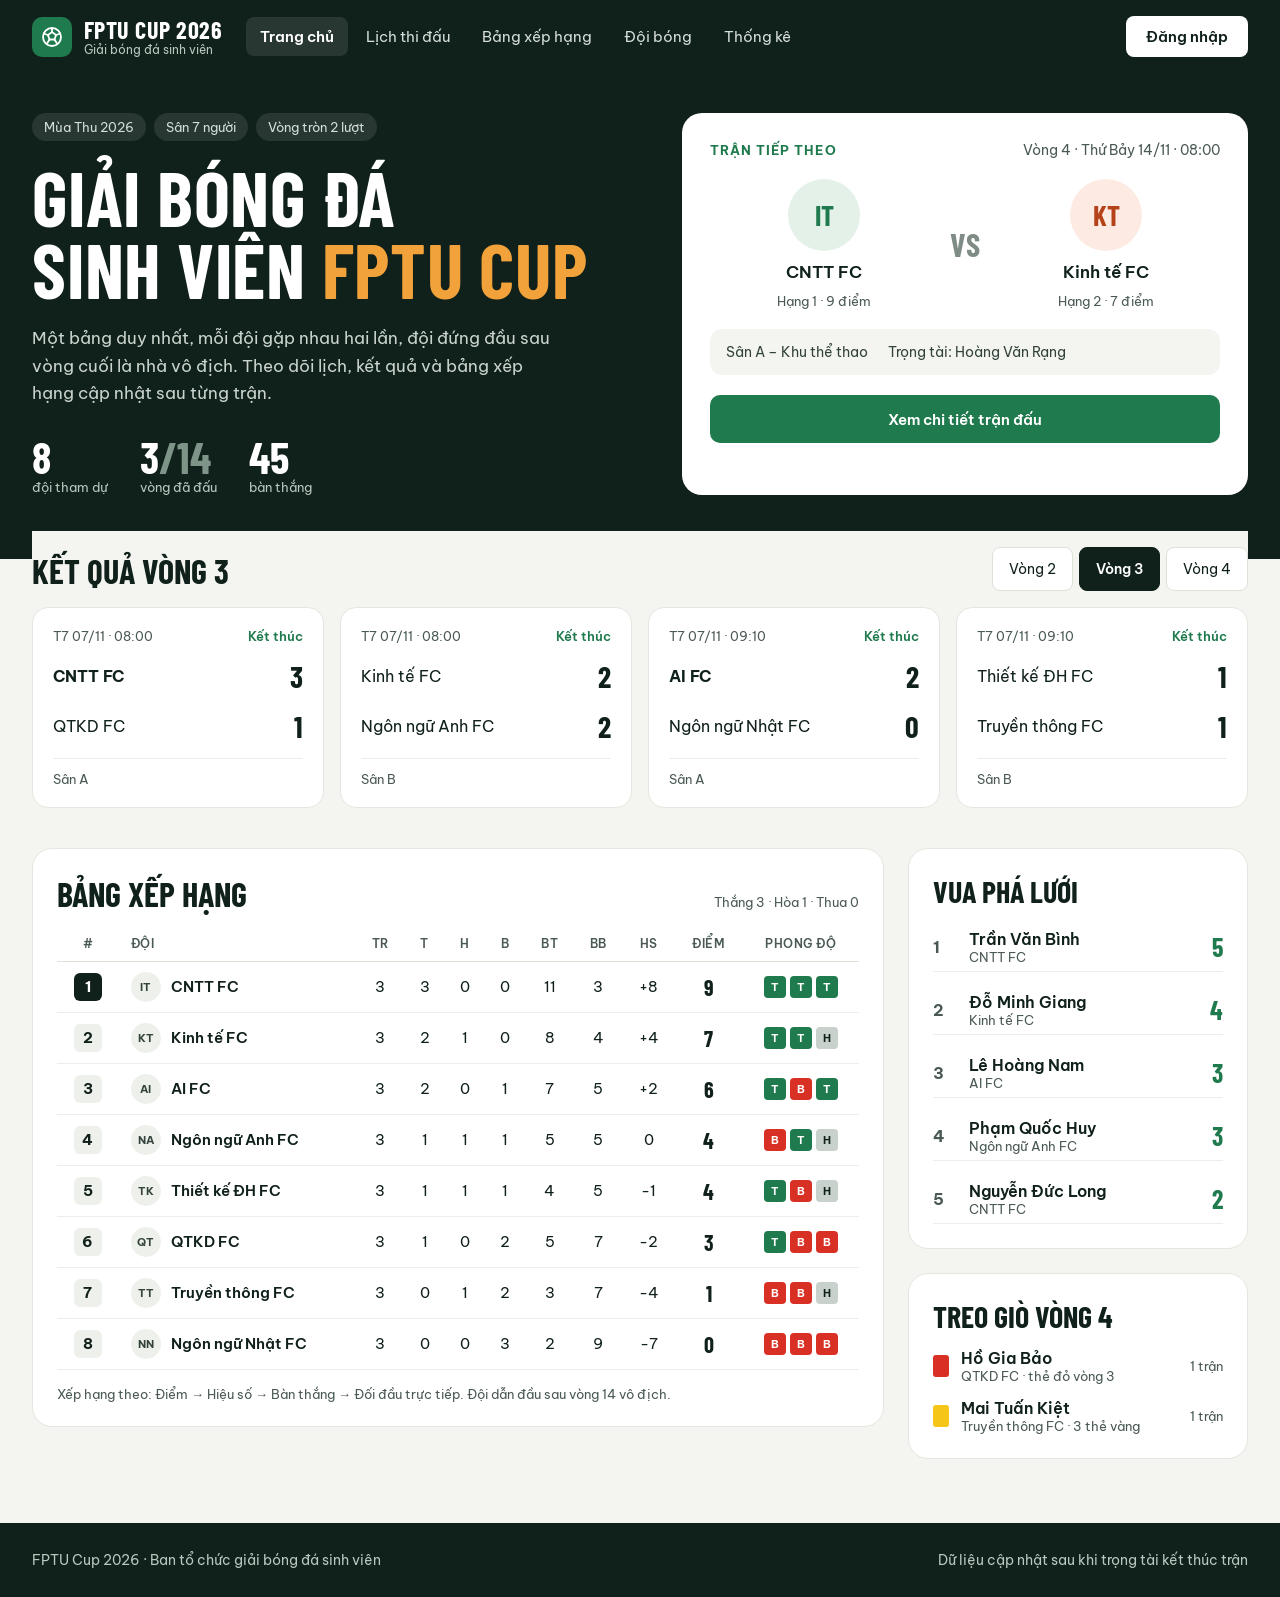
<file: fptu_cup_kit/design/index.html>
<!doctype html>
<html lang="vi">
<head>
<meta charset="utf-8">
<meta name="viewport" content="width=device-width, initial-scale=1">
<title>Trang chủ – FPTU Cup 2026</title>
<link rel="preconnect" href="https://fonts.googleapis.com">
<link href="https://fonts.googleapis.com/css2?family=Barlow+Condensed:wght@600;700&amp;family=Be+Vietnam+Pro:wght@400;500;600;700&amp;display=swap" rel="stylesheet">
<style>
body{margin:0;background:#F4F5F0;}
a{color:#1F7A4D;text-decoration:none}a:hover{color:#145637;text-decoration:underline}
.tbl td,.tbl th{padding:10px 12px;text-align:center;white-space:nowrap}
.tbl th{font-size:12px;font-weight:600;color:#4A5A52;text-transform:uppercase;letter-spacing:.04em;border-bottom:1px solid #DDE2D9}
.tbl td{border-bottom:1px solid #ECEFE8;font-size:15px}
</style>
</head>
<body>
<div style="min-height: 100vh; background: #F4F5F0; color: #10201A; font-family: 'Be Vietnam Pro', sans-serif;">

<header style="background: #10201A; color: #FFFFFF;">
<div style="max-width: 1240px; margin: 0 auto; padding: 16px 32px; display: flex; flex-wrap: wrap; align-items: center; gap: 24px;">
<a href="index.html" style="display: flex; align-items: center; gap: 12px; color: #FFFFFF; text-decoration: none;">
<span style="width: 40px; height: 40px; border-radius: 10px; background: #1F7A4D; display: flex; align-items: center; justify-content: center;">
<svg width="24" height="24" viewBox="0 0 24 24" fill="none" stroke="#FFFFFF" stroke-width="1.8" aria-hidden="true"><circle cx="12" cy="12" r="9"></circle><path d="M12 7l4 3-1.5 4.5h-5L8 10z"></path><path d="M12 3v4M16 10l4.5-1.5M14.5 14.5l2.5 4M9.5 14.5l-2.5 4M8 10L3.5 8.5"></path></svg>
</span>
<span style="display: flex; flex-direction: column; line-height: 1.1;">
<span style="font-family: 'Barlow Condensed', sans-serif; font-size: 24px; font-weight: 700; letter-spacing: .02em;">FPTU CUP 2026</span>
<span style="font-size: 12px; color: #B9C7BF;">Giải bóng đá sinh viên</span>
</span>
</a>
<nav aria-label="Điều hướng chính" style="display: flex; flex-wrap: wrap; gap: 4px; flex: 1 1 auto;">
<a href="index.html" style="padding: 10px 14px; border-radius: 8px; background: rgba(255,255,255,.1); color: #FFFFFF; font-size: 15px; font-weight: 600; text-decoration: none;">Trang chủ</a>
<a href="#lich" style="padding: 10px 14px; border-radius: 8px; color: #D5DED8; font-size: 15px; text-decoration: none;">Lịch thi đấu</a>
<a href="#bxh" style="padding: 10px 14px; border-radius: 8px; color: #D5DED8; font-size: 15px; text-decoration: none;">Bảng xếp hạng</a>
<a href="#doi" style="padding: 10px 14px; border-radius: 8px; color: #D5DED8; font-size: 15px; text-decoration: none;">Đội bóng</a>
<a href="#thongke" style="padding: 10px 14px; border-radius: 8px; color: #D5DED8; font-size: 15px; text-decoration: none;">Thống kê</a>
</nav>
<a href="login.html" style="padding: 11px 20px; border-radius: 8px; background: #FFFFFF; color: #10201A; font-size: 15px; font-weight: 600; text-decoration: none;">Đăng nhập</a>
</div>
</header>

<section style="background: #10201A; color: #FFFFFF; padding: 40px 0 64px;">
<div style="max-width: 1240px; margin: 0 auto; padding: 0 32px; display: flex; flex-wrap: wrap; gap: 40px; align-items: stretch;">
<div style="flex: 1 1 520px; display: flex; flex-direction: column; gap: 20px; justify-content: center;">
<div style="display: flex; flex-wrap: wrap; gap: 8px;">
<span style="padding: 6px 12px; border-radius: 999px; background: rgba(255,255,255,.1); font-size: 13px; color: #D5DED8;">Mùa Thu 2026</span>
<span style="padding: 6px 12px; border-radius: 999px; background: rgba(255,255,255,.1); font-size: 13px; color: #D5DED8;">Sân 7 người</span>
<span style="padding: 6px 12px; border-radius: 999px; background: rgba(255,255,255,.1); font-size: 13px; color: #D5DED8;">Vòng tròn 2 lượt</span>
</div>
<h1 style="margin: 0; font-family: 'Barlow Condensed', sans-serif; font-weight: 700; font-size: 76px; line-height: .95; letter-spacing: .01em; text-transform: uppercase;">Giải bóng đá<br>sinh viên <span style="color: #F2A23A;">FPTU Cup</span></h1>
<p style="margin: 0; font-size: 17px; line-height: 1.6; color: #C9D4CD; max-width: 520px;">Một bảng duy nhất, mỗi đội gặp nhau hai lần, đội đứng đầu sau vòng cuối là nhà vô địch. Theo dõi lịch, kết quả và bảng xếp hạng cập nhật sau từng trận.</p>
<div style="display: flex; flex-wrap: wrap; gap: 32px; padding-top: 8px;">
<div style="display: flex; flex-direction: column;"><span style="font-family: 'Barlow Condensed', sans-serif; font-size: 44px; font-weight: 700; line-height: 1;">8</span><span style="font-size: 13px; color: #B9C7BF;">đội tham dự</span></div>
<div style="display: flex; flex-direction: column;"><span style="font-family: 'Barlow Condensed', sans-serif; font-size: 44px; font-weight: 700; line-height: 1;">3<span style="color: #7F9488;">/14</span></span><span style="font-size: 13px; color: #B9C7BF;">vòng đã đấu</span></div>
<div style="display: flex; flex-direction: column;"><span style="font-family: 'Barlow Condensed', sans-serif; font-size: 44px; font-weight: 700; line-height: 1;">45</span><span style="font-size: 13px; color: #B9C7BF;">bàn thắng</span></div>
</div>
</div>

<div style="flex: 1 1 420px; background: #FFFFFF; color: #10201A; border-radius: 20px; padding: 28px; display: flex; flex-direction: column; gap: 20px;">
<div style="display: flex; justify-content: space-between; align-items: center; gap: 12px; flex-wrap: wrap;">
<span style="font-size: 13px; font-weight: 700; letter-spacing: .08em; text-transform: uppercase; color: #1F7A4D;">Trận tiếp theo</span>
<span style="font-size: 14px; color: #4A5A52;">Vòng 4 · Thứ Bảy 14/11 · 08:00</span>
</div>
<div style="display: grid; grid-template-columns: minmax(0, 1fr) auto minmax(0, 1fr); align-items: center; gap: 12px;">
<div style="display: flex; flex-direction: column; align-items: center; gap: 10px; text-align: center;">
<span style="width: 72px; height: 72px; border-radius: 50%; background: #E3F1E8; color: #1F7A4D; display: flex; align-items: center; justify-content: center; font-family: 'Barlow Condensed', sans-serif; font-size: 28px; font-weight: 700;">IT</span>
<span style="font-weight: 600; font-size: 17px;">CNTT FC</span>
<span style="font-size: 13px; color: #4A5A52;">Hạng 1 · 9 điểm</span>
</div>
<span style="font-family: 'Barlow Condensed', sans-serif; font-size: 32px; font-weight: 700; color: #7F8C85;">VS</span>
<div style="display: flex; flex-direction: column; align-items: center; gap: 10px; text-align: center;">
<span style="width: 72px; height: 72px; border-radius: 50%; background: #FDEBE3; color: #B5431A; display: flex; align-items: center; justify-content: center; font-family: 'Barlow Condensed', sans-serif; font-size: 28px; font-weight: 700;">KT</span>
<span style="font-weight: 600; font-size: 17px;">Kinh tế FC</span>
<span style="font-size: 13px; color: #4A5A52;">Hạng 2 · 7 điểm</span>
</div>
</div>
<div style="display: flex; flex-wrap: wrap; gap: 8px 20px; padding: 14px 16px; border-radius: 12px; background: #F4F5F0; font-size: 14px; color: #33433B;">
<span>Sân A – Khu thể thao</span>
<span>Trọng tài: Hoàng Văn Rạng</span>
</div>
<a href="match-detail.html" style="display: flex; justify-content: center; align-items: center; min-height: 48px; border-radius: 10px; background: #1F7A4D; color: #FFFFFF; font-weight: 600; font-size: 15px; text-decoration: none;">Xem chi tiết trận đấu</a>
</div>
</div>
</section>

<main style="max-width: 1240px; margin: -28px auto 0; padding: 0 32px 64px; display: flex; flex-direction: column; gap: 40px;">

<section id="lich" style="display: flex; flex-direction: column; gap: 16px;">
<div style="display: flex; justify-content: space-between; align-items: flex-end; flex-wrap: wrap; gap: 12px; background: #F4F5F0; padding-top: 16px;">
<h2 style="margin: 0; font-family: 'Barlow Condensed', sans-serif; font-size: 34px; font-weight: 700; text-transform: uppercase;">Kết quả vòng 3</h2>
<div role="group" aria-label="Chọn vòng" style="display: flex; gap: 6px; flex-wrap: wrap;">
<button type="button" style="min-height: 44px; padding: 0 16px; border-radius: 8px; border: 1px solid #DDE2D9; background: #FFFFFF; color: #10201A; font: inherit; font-size: 14px;">Vòng 2</button>
<button type="button" aria-pressed="true" style="min-height: 44px; padding: 0 16px; border-radius: 8px; border: 1px solid #10201A; background: #10201A; color: #FFFFFF; font: inherit; font-size: 14px; font-weight: 600;">Vòng 3</button>
<button type="button" style="min-height: 44px; padding: 0 16px; border-radius: 8px; border: 1px solid #DDE2D9; background: #FFFFFF; color: #10201A; font: inherit; font-size: 14px;">Vòng 4</button>
</div>
</div>
<div style="display: grid; grid-template-columns: repeat(auto-fill, minmax(260px, 1fr)); gap: 16px;">

<a href="match-detail.html" style="display: flex; flex-direction: column; gap: 14px; padding: 20px; border-radius: 16px; background: #FFFFFF; border: 1px solid #E3E7DF; color: #10201A; text-decoration: none;">
<div style="display: flex; justify-content: space-between; font-size: 13px; color: #4A5A52;"><span>T7 07/11 · 08:00</span><span style="font-weight: 600; color: #1F7A4D;">Kết thúc</span></div>
<div style="display: flex; justify-content: space-between; align-items: center; gap: 12px;"><span style="font-size: 16px; font-weight: 700;">CNTT FC</span><span style="font-family: 'Barlow Condensed', sans-serif; font-size: 30px; font-weight: 700;">3</span></div>
<div style="display: flex; justify-content: space-between; align-items: center; gap: 12px;"><span style="font-size: 16px; font-weight: 400;">QTKD FC</span><span style="font-family: 'Barlow Condensed', sans-serif; font-size: 30px; font-weight: 700;">1</span></div>
<div style="font-size: 13px; color: #4A5A52; border-top: 1px solid #ECEFE8; padding-top: 12px;">Sân A</div>
</a>

<a href="match-detail.html" style="display: flex; flex-direction: column; gap: 14px; padding: 20px; border-radius: 16px; background: #FFFFFF; border: 1px solid #E3E7DF; color: #10201A; text-decoration: none;">
<div style="display: flex; justify-content: space-between; font-size: 13px; color: #4A5A52;"><span>T7 07/11 · 08:00</span><span style="font-weight: 600; color: #1F7A4D;">Kết thúc</span></div>
<div style="display: flex; justify-content: space-between; align-items: center; gap: 12px;"><span style="font-size: 16px; font-weight: 400;">Kinh tế FC</span><span style="font-family: 'Barlow Condensed', sans-serif; font-size: 30px; font-weight: 700;">2</span></div>
<div style="display: flex; justify-content: space-between; align-items: center; gap: 12px;"><span style="font-size: 16px; font-weight: 400;">Ngôn ngữ Anh FC</span><span style="font-family: 'Barlow Condensed', sans-serif; font-size: 30px; font-weight: 700;">2</span></div>
<div style="font-size: 13px; color: #4A5A52; border-top: 1px solid #ECEFE8; padding-top: 12px;">Sân B</div>
</a>

<a href="match-detail.html" style="display: flex; flex-direction: column; gap: 14px; padding: 20px; border-radius: 16px; background: #FFFFFF; border: 1px solid #E3E7DF; color: #10201A; text-decoration: none;">
<div style="display: flex; justify-content: space-between; font-size: 13px; color: #4A5A52;"><span>T7 07/11 · 09:10</span><span style="font-weight: 600; color: #1F7A4D;">Kết thúc</span></div>
<div style="display: flex; justify-content: space-between; align-items: center; gap: 12px;"><span style="font-size: 16px; font-weight: 700;">AI FC</span><span style="font-family: 'Barlow Condensed', sans-serif; font-size: 30px; font-weight: 700;">2</span></div>
<div style="display: flex; justify-content: space-between; align-items: center; gap: 12px;"><span style="font-size: 16px; font-weight: 400;">Ngôn ngữ Nhật FC</span><span style="font-family: 'Barlow Condensed', sans-serif; font-size: 30px; font-weight: 700;">0</span></div>
<div style="font-size: 13px; color: #4A5A52; border-top: 1px solid #ECEFE8; padding-top: 12px;">Sân A</div>
</a>

<a href="match-detail.html" style="display: flex; flex-direction: column; gap: 14px; padding: 20px; border-radius: 16px; background: #FFFFFF; border: 1px solid #E3E7DF; color: #10201A; text-decoration: none;">
<div style="display: flex; justify-content: space-between; font-size: 13px; color: #4A5A52;"><span>T7 07/11 · 09:10</span><span style="font-weight: 600; color: #1F7A4D;">Kết thúc</span></div>
<div style="display: flex; justify-content: space-between; align-items: center; gap: 12px;"><span style="font-size: 16px; font-weight: 400;">Thiết kế ĐH FC</span><span style="font-family: 'Barlow Condensed', sans-serif; font-size: 30px; font-weight: 700;">1</span></div>
<div style="display: flex; justify-content: space-between; align-items: center; gap: 12px;"><span style="font-size: 16px; font-weight: 400;">Truyền thông FC</span><span style="font-family: 'Barlow Condensed', sans-serif; font-size: 30px; font-weight: 700;">1</span></div>
<div style="font-size: 13px; color: #4A5A52; border-top: 1px solid #ECEFE8; padding-top: 12px;">Sân B</div>
</a>

</div>
</section>

<div style="display: flex; flex-wrap: wrap; gap: 24px; align-items: flex-start;">
<section id="bxh" style="flex: 999 1 640px; min-width: 0; background: #FFFFFF; border-radius: 20px; border: 1px solid #E3E7DF; padding: 24px; display: flex; flex-direction: column; gap: 12px;">
<div style="display: flex; justify-content: space-between; align-items: baseline; flex-wrap: wrap; gap: 8px;">
<h2 style="margin: 0; font-family: 'Barlow Condensed', sans-serif; font-size: 34px; font-weight: 700; text-transform: uppercase;">Bảng xếp hạng</h2>
<span style="font-size: 13px; color: #4A5A52;">Thắng 3 · Hòa 1 · Thua 0</span>
</div>
<div style="overflow-x: auto;">
<table class="tbl" style="width: 100%; border-collapse: collapse;">
<thead><tr><th>#</th><th style="text-align: left;">Đội</th><th>Tr</th><th>T</th><th>H</th><th>B</th><th>BT</th><th>BB</th><th>HS</th><th>Điểm</th><th>Phong độ</th></tr></thead>
<tbody>

<tr>
<td><span style="display: inline-flex; width: 28px; height: 28px; border-radius: 6px; align-items: center; justify-content: center; font-weight: 700; background: #10201A; color: #FFFFFF;">1</span></td>
<td style="text-align: left;"><span style="display: inline-flex; align-items: center; gap: 10px; font-weight: 600;"><span style="width: 30px; height: 30px; border-radius: 50%; background: #EEF1EB; color: #33433B; display: inline-flex; align-items: center; justify-content: center; font-size: 11px; font-weight: 700;">IT</span>CNTT FC</span></td>
<td>3</td><td>3</td><td>0</td><td>0</td><td>11</td><td>3</td><td>+8</td>
<td style="font-family: 'Barlow Condensed', sans-serif; font-size: 22px; font-weight: 700;">9</td>
<td><span style="display: inline-flex; gap: 4px;"><span style="width: 22px; height: 22px; border-radius: 4px; font-size: 11px; font-weight: 700; display: inline-flex; align-items: center; justify-content: center; background: #1F7A4D; color: #FFFFFF;">T</span><span style="width: 22px; height: 22px; border-radius: 4px; font-size: 11px; font-weight: 700; display: inline-flex; align-items: center; justify-content: center; background: #1F7A4D; color: #FFFFFF;">T</span><span style="width: 22px; height: 22px; border-radius: 4px; font-size: 11px; font-weight: 700; display: inline-flex; align-items: center; justify-content: center; background: #1F7A4D; color: #FFFFFF;">T</span></span></td>
</tr>

<tr>
<td><span style="display: inline-flex; width: 28px; height: 28px; border-radius: 6px; align-items: center; justify-content: center; font-weight: 700; background: #EEF1EB; color: #10201A;">2</span></td>
<td style="text-align: left;"><span style="display: inline-flex; align-items: center; gap: 10px; font-weight: 600;"><span style="width: 30px; height: 30px; border-radius: 50%; background: #EEF1EB; color: #33433B; display: inline-flex; align-items: center; justify-content: center; font-size: 11px; font-weight: 700;">KT</span>Kinh tế FC</span></td>
<td>3</td><td>2</td><td>1</td><td>0</td><td>8</td><td>4</td><td>+4</td>
<td style="font-family: 'Barlow Condensed', sans-serif; font-size: 22px; font-weight: 700;">7</td>
<td><span style="display: inline-flex; gap: 4px;"><span style="width: 22px; height: 22px; border-radius: 4px; font-size: 11px; font-weight: 700; display: inline-flex; align-items: center; justify-content: center; background: #1F7A4D; color: #FFFFFF;">T</span><span style="width: 22px; height: 22px; border-radius: 4px; font-size: 11px; font-weight: 700; display: inline-flex; align-items: center; justify-content: center; background: #1F7A4D; color: #FFFFFF;">T</span><span style="width: 22px; height: 22px; border-radius: 4px; font-size: 11px; font-weight: 700; display: inline-flex; align-items: center; justify-content: center; background: #C9D1CC; color: #10201A;">H</span></span></td>
</tr>

<tr>
<td><span style="display: inline-flex; width: 28px; height: 28px; border-radius: 6px; align-items: center; justify-content: center; font-weight: 700; background: #EEF1EB; color: #10201A;">3</span></td>
<td style="text-align: left;"><span style="display: inline-flex; align-items: center; gap: 10px; font-weight: 600;"><span style="width: 30px; height: 30px; border-radius: 50%; background: #EEF1EB; color: #33433B; display: inline-flex; align-items: center; justify-content: center; font-size: 11px; font-weight: 700;">AI</span>AI FC</span></td>
<td>3</td><td>2</td><td>0</td><td>1</td><td>7</td><td>5</td><td>+2</td>
<td style="font-family: 'Barlow Condensed', sans-serif; font-size: 22px; font-weight: 700;">6</td>
<td><span style="display: inline-flex; gap: 4px;"><span style="width: 22px; height: 22px; border-radius: 4px; font-size: 11px; font-weight: 700; display: inline-flex; align-items: center; justify-content: center; background: #1F7A4D; color: #FFFFFF;">T</span><span style="width: 22px; height: 22px; border-radius: 4px; font-size: 11px; font-weight: 700; display: inline-flex; align-items: center; justify-content: center; background: #D93025; color: #FFFFFF;">B</span><span style="width: 22px; height: 22px; border-radius: 4px; font-size: 11px; font-weight: 700; display: inline-flex; align-items: center; justify-content: center; background: #1F7A4D; color: #FFFFFF;">T</span></span></td>
</tr>

<tr>
<td><span style="display: inline-flex; width: 28px; height: 28px; border-radius: 6px; align-items: center; justify-content: center; font-weight: 700; background: #EEF1EB; color: #10201A;">4</span></td>
<td style="text-align: left;"><span style="display: inline-flex; align-items: center; gap: 10px; font-weight: 600;"><span style="width: 30px; height: 30px; border-radius: 50%; background: #EEF1EB; color: #33433B; display: inline-flex; align-items: center; justify-content: center; font-size: 11px; font-weight: 700;">NA</span>Ngôn ngữ Anh FC</span></td>
<td>3</td><td>1</td><td>1</td><td>1</td><td>5</td><td>5</td><td>0</td>
<td style="font-family: 'Barlow Condensed', sans-serif; font-size: 22px; font-weight: 700;">4</td>
<td><span style="display: inline-flex; gap: 4px;"><span style="width: 22px; height: 22px; border-radius: 4px; font-size: 11px; font-weight: 700; display: inline-flex; align-items: center; justify-content: center; background: #D93025; color: #FFFFFF;">B</span><span style="width: 22px; height: 22px; border-radius: 4px; font-size: 11px; font-weight: 700; display: inline-flex; align-items: center; justify-content: center; background: #1F7A4D; color: #FFFFFF;">T</span><span style="width: 22px; height: 22px; border-radius: 4px; font-size: 11px; font-weight: 700; display: inline-flex; align-items: center; justify-content: center; background: #C9D1CC; color: #10201A;">H</span></span></td>
</tr>

<tr>
<td><span style="display: inline-flex; width: 28px; height: 28px; border-radius: 6px; align-items: center; justify-content: center; font-weight: 700; background: #EEF1EB; color: #10201A;">5</span></td>
<td style="text-align: left;"><span style="display: inline-flex; align-items: center; gap: 10px; font-weight: 600;"><span style="width: 30px; height: 30px; border-radius: 50%; background: #EEF1EB; color: #33433B; display: inline-flex; align-items: center; justify-content: center; font-size: 11px; font-weight: 700;">TK</span>Thiết kế ĐH FC</span></td>
<td>3</td><td>1</td><td>1</td><td>1</td><td>4</td><td>5</td><td>-1</td>
<td style="font-family: 'Barlow Condensed', sans-serif; font-size: 22px; font-weight: 700;">4</td>
<td><span style="display: inline-flex; gap: 4px;"><span style="width: 22px; height: 22px; border-radius: 4px; font-size: 11px; font-weight: 700; display: inline-flex; align-items: center; justify-content: center; background: #1F7A4D; color: #FFFFFF;">T</span><span style="width: 22px; height: 22px; border-radius: 4px; font-size: 11px; font-weight: 700; display: inline-flex; align-items: center; justify-content: center; background: #D93025; color: #FFFFFF;">B</span><span style="width: 22px; height: 22px; border-radius: 4px; font-size: 11px; font-weight: 700; display: inline-flex; align-items: center; justify-content: center; background: #C9D1CC; color: #10201A;">H</span></span></td>
</tr>

<tr>
<td><span style="display: inline-flex; width: 28px; height: 28px; border-radius: 6px; align-items: center; justify-content: center; font-weight: 700; background: #EEF1EB; color: #10201A;">6</span></td>
<td style="text-align: left;"><span style="display: inline-flex; align-items: center; gap: 10px; font-weight: 600;"><span style="width: 30px; height: 30px; border-radius: 50%; background: #EEF1EB; color: #33433B; display: inline-flex; align-items: center; justify-content: center; font-size: 11px; font-weight: 700;">QT</span>QTKD FC</span></td>
<td>3</td><td>1</td><td>0</td><td>2</td><td>5</td><td>7</td><td>-2</td>
<td style="font-family: 'Barlow Condensed', sans-serif; font-size: 22px; font-weight: 700;">3</td>
<td><span style="display: inline-flex; gap: 4px;"><span style="width: 22px; height: 22px; border-radius: 4px; font-size: 11px; font-weight: 700; display: inline-flex; align-items: center; justify-content: center; background: #1F7A4D; color: #FFFFFF;">T</span><span style="width: 22px; height: 22px; border-radius: 4px; font-size: 11px; font-weight: 700; display: inline-flex; align-items: center; justify-content: center; background: #D93025; color: #FFFFFF;">B</span><span style="width: 22px; height: 22px; border-radius: 4px; font-size: 11px; font-weight: 700; display: inline-flex; align-items: center; justify-content: center; background: #D93025; color: #FFFFFF;">B</span></span></td>
</tr>

<tr>
<td><span style="display: inline-flex; width: 28px; height: 28px; border-radius: 6px; align-items: center; justify-content: center; font-weight: 700; background: #EEF1EB; color: #10201A;">7</span></td>
<td style="text-align: left;"><span style="display: inline-flex; align-items: center; gap: 10px; font-weight: 600;"><span style="width: 30px; height: 30px; border-radius: 50%; background: #EEF1EB; color: #33433B; display: inline-flex; align-items: center; justify-content: center; font-size: 11px; font-weight: 700;">TT</span>Truyền thông FC</span></td>
<td>3</td><td>0</td><td>1</td><td>2</td><td>3</td><td>7</td><td>-4</td>
<td style="font-family: 'Barlow Condensed', sans-serif; font-size: 22px; font-weight: 700;">1</td>
<td><span style="display: inline-flex; gap: 4px;"><span style="width: 22px; height: 22px; border-radius: 4px; font-size: 11px; font-weight: 700; display: inline-flex; align-items: center; justify-content: center; background: #D93025; color: #FFFFFF;">B</span><span style="width: 22px; height: 22px; border-radius: 4px; font-size: 11px; font-weight: 700; display: inline-flex; align-items: center; justify-content: center; background: #D93025; color: #FFFFFF;">B</span><span style="width: 22px; height: 22px; border-radius: 4px; font-size: 11px; font-weight: 700; display: inline-flex; align-items: center; justify-content: center; background: #C9D1CC; color: #10201A;">H</span></span></td>
</tr>

<tr>
<td><span style="display: inline-flex; width: 28px; height: 28px; border-radius: 6px; align-items: center; justify-content: center; font-weight: 700; background: #EEF1EB; color: #10201A;">8</span></td>
<td style="text-align: left;"><span style="display: inline-flex; align-items: center; gap: 10px; font-weight: 600;"><span style="width: 30px; height: 30px; border-radius: 50%; background: #EEF1EB; color: #33433B; display: inline-flex; align-items: center; justify-content: center; font-size: 11px; font-weight: 700;">NN</span>Ngôn ngữ Nhật FC</span></td>
<td>3</td><td>0</td><td>0</td><td>3</td><td>2</td><td>9</td><td>-7</td>
<td style="font-family: 'Barlow Condensed', sans-serif; font-size: 22px; font-weight: 700;">0</td>
<td><span style="display: inline-flex; gap: 4px;"><span style="width: 22px; height: 22px; border-radius: 4px; font-size: 11px; font-weight: 700; display: inline-flex; align-items: center; justify-content: center; background: #D93025; color: #FFFFFF;">B</span><span style="width: 22px; height: 22px; border-radius: 4px; font-size: 11px; font-weight: 700; display: inline-flex; align-items: center; justify-content: center; background: #D93025; color: #FFFFFF;">B</span><span style="width: 22px; height: 22px; border-radius: 4px; font-size: 11px; font-weight: 700; display: inline-flex; align-items: center; justify-content: center; background: #D93025; color: #FFFFFF;">B</span></span></td>
</tr>

</tbody>
</table>
</div>
<p style="margin: 4px 0 0; font-size: 13px; color: #4A5A52;">Xếp hạng theo: Điểm → Hiệu số → Bàn thắng → Đối đầu trực tiếp. Đội dẫn đầu sau vòng 14 vô địch.</p>
</section>

<aside id="thongke" style="flex: 1 1 340px; display: flex; flex-direction: column; gap: 24px;">
<section style="background: #FFFFFF; border-radius: 20px; border: 1px solid #E3E7DF; padding: 24px; display: flex; flex-direction: column; gap: 14px;">
<h2 style="margin: 0; font-family: 'Barlow Condensed', sans-serif; font-size: 30px; font-weight: 700; text-transform: uppercase;">Vua phá lưới</h2>

<div style="display: flex; align-items: center; gap: 12px; padding: 6px 0; border-bottom: 1px solid #ECEFE8;">
<span style="width: 24px; font-weight: 700; color: #4A5A52;">1</span>
<span style="flex: 1 1 auto; display: flex; flex-direction: column;"><span style="font-weight: 600;">Trần Văn Bình</span><span style="font-size: 13px; color: #4A5A52;">CNTT FC</span></span>
<span style="font-family: 'Barlow Condensed', sans-serif; font-size: 26px; font-weight: 700; color: #1F7A4D;">5</span>
</div>

<div style="display: flex; align-items: center; gap: 12px; padding: 6px 0; border-bottom: 1px solid #ECEFE8;">
<span style="width: 24px; font-weight: 700; color: #4A5A52;">2</span>
<span style="flex: 1 1 auto; display: flex; flex-direction: column;"><span style="font-weight: 600;">Đỗ Minh Giang</span><span style="font-size: 13px; color: #4A5A52;">Kinh tế FC</span></span>
<span style="font-family: 'Barlow Condensed', sans-serif; font-size: 26px; font-weight: 700; color: #1F7A4D;">4</span>
</div>

<div style="display: flex; align-items: center; gap: 12px; padding: 6px 0; border-bottom: 1px solid #ECEFE8;">
<span style="width: 24px; font-weight: 700; color: #4A5A52;">3</span>
<span style="flex: 1 1 auto; display: flex; flex-direction: column;"><span style="font-weight: 600;">Lê Hoàng Nam</span><span style="font-size: 13px; color: #4A5A52;">AI FC</span></span>
<span style="font-family: 'Barlow Condensed', sans-serif; font-size: 26px; font-weight: 700; color: #1F7A4D;">3</span>
</div>

<div style="display: flex; align-items: center; gap: 12px; padding: 6px 0; border-bottom: 1px solid #ECEFE8;">
<span style="width: 24px; font-weight: 700; color: #4A5A52;">4</span>
<span style="flex: 1 1 auto; display: flex; flex-direction: column;"><span style="font-weight: 600;">Phạm Quốc Huy</span><span style="font-size: 13px; color: #4A5A52;">Ngôn ngữ Anh FC</span></span>
<span style="font-family: 'Barlow Condensed', sans-serif; font-size: 26px; font-weight: 700; color: #1F7A4D;">3</span>
</div>

<div style="display: flex; align-items: center; gap: 12px; padding: 6px 0; border-bottom: 1px solid #ECEFE8;">
<span style="width: 24px; font-weight: 700; color: #4A5A52;">5</span>
<span style="flex: 1 1 auto; display: flex; flex-direction: column;"><span style="font-weight: 600;">Nguyễn Đức Long</span><span style="font-size: 13px; color: #4A5A52;">CNTT FC</span></span>
<span style="font-family: 'Barlow Condensed', sans-serif; font-size: 26px; font-weight: 700; color: #1F7A4D;">2</span>
</div>

</section>
<section style="background: #FFFFFF; border-radius: 20px; border: 1px solid #E3E7DF; padding: 24px; display: flex; flex-direction: column; gap: 14px;">
<h2 style="margin: 0; font-family: 'Barlow Condensed', sans-serif; font-size: 30px; font-weight: 700; text-transform: uppercase;">Treo giò vòng 4</h2>
<div style="display: flex; align-items: center; gap: 12px;">
<span aria-label="Thẻ đỏ" role="img" style="width: 16px; height: 22px; border-radius: 3px; background: #D93025;"></span>
<span style="flex: 1 1 auto; display: flex; flex-direction: column;"><span style="font-weight: 600;">Hồ Gia Bảo</span><span style="font-size: 13px; color: #4A5A52;">QTKD FC · thẻ đỏ vòng 3</span></span>
<span style="font-size: 13px; color: #4A5A52;">1 trận</span>
</div>
<div style="display: flex; align-items: center; gap: 12px;">
<span aria-label="Ba thẻ vàng" role="img" style="width: 16px; height: 22px; border-radius: 3px; background: #F5C518;"></span>
<span style="flex: 1 1 auto; display: flex; flex-direction: column;"><span style="font-weight: 600;">Mai Tuấn Kiệt</span><span style="font-size: 13px; color: #4A5A52;">Truyền thông FC · 3 thẻ vàng</span></span>
<span style="font-size: 13px; color: #4A5A52;">1 trận</span>
</div>
</section>
</aside>
</div>
</main>

<footer style="background: #10201A; color: #B9C7BF; font-size: 14px;">
<div style="max-width: 1240px; margin: 0 auto; padding: 28px 32px; display: flex; flex-wrap: wrap; justify-content: space-between; gap: 12px;">
<span>FPTU Cup 2026 · Ban tổ chức giải bóng đá sinh viên</span>
<span>Dữ liệu cập nhật sau khi trọng tài kết thúc trận</span>
</div>
</footer>
</div>
</body>
</html>
</file>
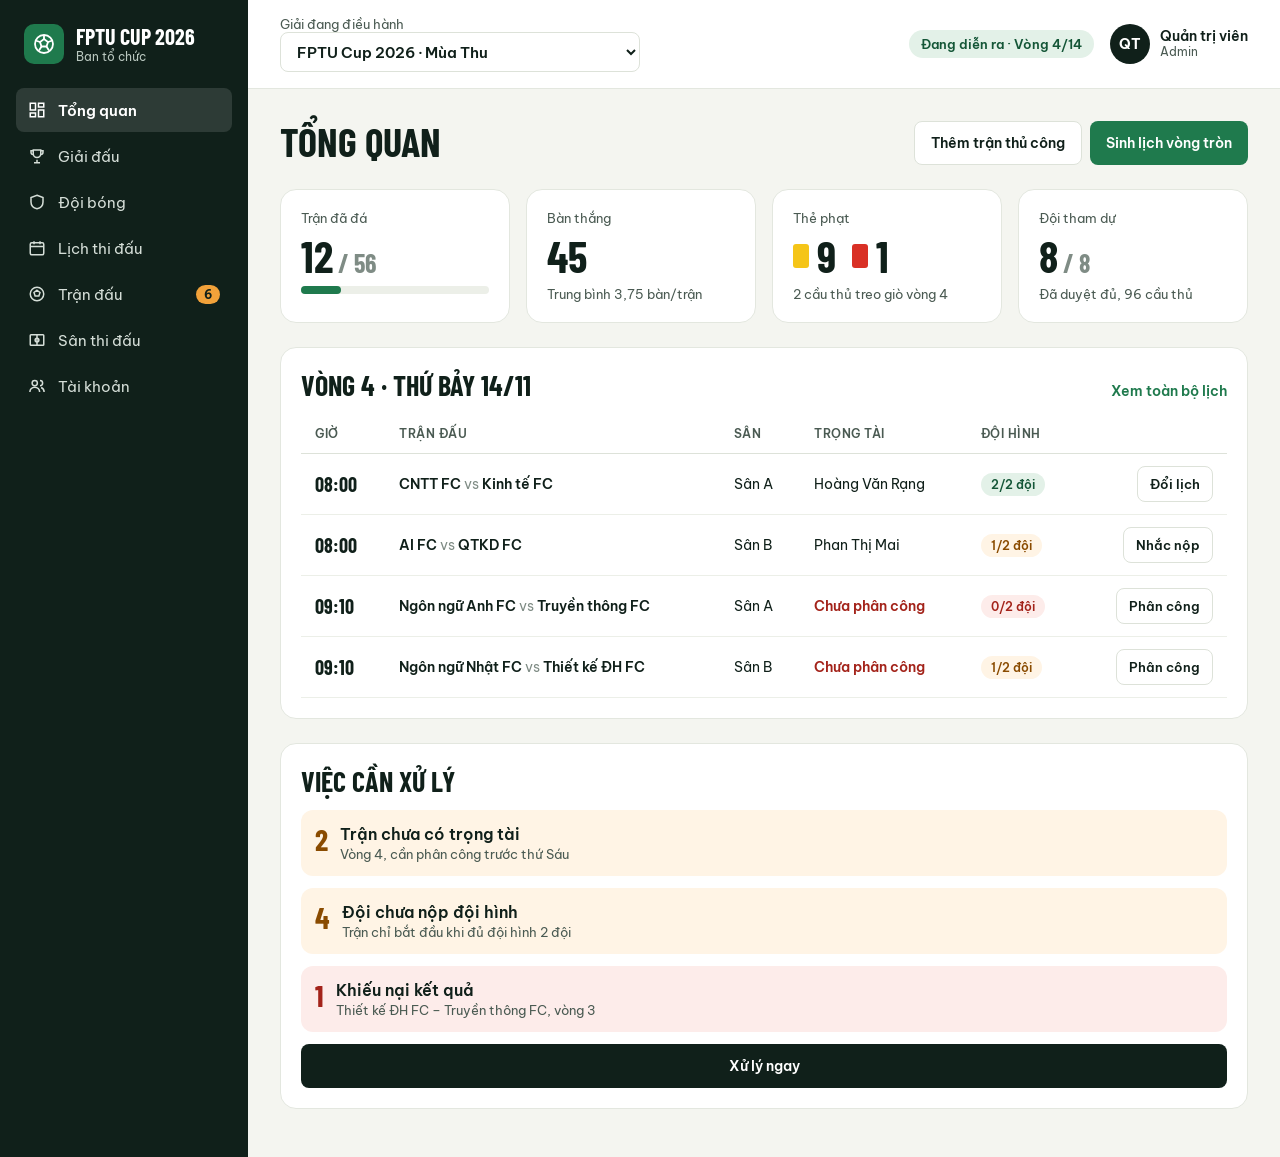
<file: fptu_cup_kit/design/dashboard.html>
<!doctype html>
<html lang="vi">
<head>
<meta charset="utf-8">
<meta name="viewport" content="width=device-width, initial-scale=1">
<title>Dashboard ban tổ chức – FPTU Cup 2026</title>
<link rel="preconnect" href="https://fonts.googleapis.com">
<link href="https://fonts.googleapis.com/css2?family=Barlow+Condensed:wght@600;700&amp;family=Be+Vietnam+Pro:wght@400;500;600;700&amp;display=swap" rel="stylesheet">
<style>
body{margin:0;background:#F4F5F0;}
a{color:#1F7A4D;text-decoration:none}a:hover{color:#145637;text-decoration:underline}
.tbl td,.tbl th{padding:12px 14px;text-align:left;white-space:nowrap}
.tbl th{font-size:12px;font-weight:600;color:#4A5A52;text-transform:uppercase;letter-spacing:.04em;border-bottom:1px solid #DDE2D9}
.tbl td{border-bottom:1px solid #ECEFE8;font-size:14px}
</style>
</head>
<body>
<div style="min-height: 100vh; background: #F4F5F0; color: #10201A; font-family: 'Be Vietnam Pro', sans-serif; display: flex; flex-wrap: wrap;">

<aside style="flex: 1 1 248px; max-width: 100%; background: #10201A; color: #FFFFFF; padding: 24px 16px; box-sizing: border-box; display: flex; flex-direction: column; gap: 24px;">
<a href="index.html" style="display: flex; align-items: center; gap: 12px; color: #FFFFFF; text-decoration: none; padding: 0 8px;">
<span style="width: 40px; height: 40px; border-radius: 10px; background: #1F7A4D; display: flex; align-items: center; justify-content: center;">
<svg width="24" height="24" viewBox="0 0 24 24" fill="none" stroke="#FFFFFF" stroke-width="1.8" aria-hidden="true"><circle cx="12" cy="12" r="9"></circle><path d="M12 7l4 3-1.5 4.5h-5L8 10z"></path><path d="M12 3v4M16 10l4.5-1.5M14.5 14.5l2.5 4M9.5 14.5l-2.5 4M8 10L3.5 8.5"></path></svg>
</span>
<span style="display: flex; flex-direction: column; line-height: 1.15;"><span style="font-family: 'Barlow Condensed', sans-serif; font-size: 22px; font-weight: 700;">FPTU CUP 2026</span><span style="font-size: 12px; color: #B9C7BF;">Ban tổ chức</span></span>
</a>
<nav aria-label="Quản trị" style="display: flex; flex-direction: column; gap: 2px;">
<a href="dashboard.html" aria-current="page" style="display: flex; align-items: center; gap: 12px; min-height: 44px; padding: 0 12px; border-radius: 8px; background: rgba(255,255,255,.12); color: #FFFFFF; font-weight: 600; font-size: 15px; text-decoration: none;"><svg width="18" height="18" viewBox="0 0 24 24" fill="none" stroke="currentColor" stroke-width="2" aria-hidden="true"><rect x="3" y="3" width="7" height="9"></rect><rect x="14" y="3" width="7" height="5"></rect><rect x="14" y="12" width="7" height="9"></rect><rect x="3" y="16" width="7" height="5"></rect></svg>Tổng quan</a>
<a href="#" style="display: flex; align-items: center; gap: 12px; min-height: 44px; padding: 0 12px; border-radius: 8px; color: #D5DED8; font-size: 15px; text-decoration: none;"><svg width="18" height="18" viewBox="0 0 24 24" fill="none" stroke="currentColor" stroke-width="2" aria-hidden="true"><path d="M8 21h8M12 17v4M7 4h10v5a5 5 0 01-10 0z"></path><path d="M17 5h3v2a3 3 0 01-3 3M7 5H4v2a3 3 0 003 3"></path></svg>Giải đấu</a>
<a href="#" style="display: flex; align-items: center; gap: 12px; min-height: 44px; padding: 0 12px; border-radius: 8px; color: #D5DED8; font-size: 15px; text-decoration: none;"><svg width="18" height="18" viewBox="0 0 24 24" fill="none" stroke="currentColor" stroke-width="2" aria-hidden="true"><path d="M12 3l8 3v6c0 5-3.5 8-8 9-4.5-1-8-4-8-9V6z"></path></svg>Đội bóng</a>
<a href="#" style="display: flex; align-items: center; gap: 12px; min-height: 44px; padding: 0 12px; border-radius: 8px; color: #D5DED8; font-size: 15px; text-decoration: none;"><svg width="18" height="18" viewBox="0 0 24 24" fill="none" stroke="currentColor" stroke-width="2" aria-hidden="true"><rect x="3" y="5" width="18" height="16" rx="2"></rect><path d="M3 10h18M8 3v4M16 3v4"></path></svg>Lịch thi đấu</a>
<a href="#" style="display: flex; align-items: center; gap: 12px; min-height: 44px; padding: 0 12px; border-radius: 8px; color: #D5DED8; font-size: 15px; text-decoration: none;"><svg width="18" height="18" viewBox="0 0 24 24" fill="none" stroke="currentColor" stroke-width="2" aria-hidden="true"><circle cx="12" cy="12" r="9"></circle><path d="M12 7l4 3-1.5 4.5h-5L8 10z"></path></svg>Trận đấu<span style="margin-left: auto; padding: 2px 8px; border-radius: 999px; background: #F2A23A; color: #10201A; font-size: 12px; font-weight: 700;">6</span></a>
<a href="#" style="display: flex; align-items: center; gap: 12px; min-height: 44px; padding: 0 12px; border-radius: 8px; color: #D5DED8; font-size: 15px; text-decoration: none;"><svg width="18" height="18" viewBox="0 0 24 24" fill="none" stroke="currentColor" stroke-width="2" aria-hidden="true"><rect x="3" y="5" width="18" height="14" rx="1"></rect><path d="M12 5v14"></path><circle cx="12" cy="12" r="2.5"></circle></svg>Sân thi đấu</a>
<a href="#" style="display: flex; align-items: center; gap: 12px; min-height: 44px; padding: 0 12px; border-radius: 8px; color: #D5DED8; font-size: 15px; text-decoration: none;"><svg width="18" height="18" viewBox="0 0 24 24" fill="none" stroke="currentColor" stroke-width="2" aria-hidden="true"><circle cx="9" cy="8" r="3.5"></circle><path d="M2.5 20a6.5 6.5 0 0113 0M16 4.5a3.5 3.5 0 010 7M21.5 20a6.5 6.5 0 00-4-6"></path></svg>Tài khoản</a>
</nav>
</aside>

<div style="flex: 999 1 640px; min-width: 0; display: flex; flex-direction: column;">
<header style="background: #FFFFFF; border-bottom: 1px solid #E3E7DF;">
<div style="padding: 16px 32px; display: flex; flex-wrap: wrap; align-items: center; gap: 16px;">
<div style="flex: 1 1 auto; display: flex; flex-direction: column;">
<span style="font-size: 13px; color: #4A5A52;">Giải đang điều hành</span>
<label for="giai" style="position: absolute; width: 1px; height: 1px; overflow: hidden; clip: rect(0 0 0 0);">Chọn giải đấu</label>
<select id="giai" style="min-height: 40px; max-width: 360px; border: 1px solid #DDE2D9; border-radius: 8px; padding: 0 12px; font: inherit; font-size: 15px; font-weight: 600; color: #10201A; background: #FFFFFF;"><option>FPTU Cup 2026 · Mùa Thu</option></select>
</div>
<span style="padding: 6px 12px; border-radius: 999px; background: #E3F1E8; color: #145637; font-size: 13px; font-weight: 600;">Đang diễn ra · Vòng 4/14</span>
<span style="display: flex; align-items: center; gap: 10px;"><span style="width: 40px; height: 40px; border-radius: 50%; background: #10201A; color: #FFFFFF; display: flex; align-items: center; justify-content: center; font-weight: 700; font-size: 14px;">QT</span><span style="display: flex; flex-direction: column; line-height: 1.2;"><span style="font-weight: 600; font-size: 14px;">Quản trị viên</span><span style="font-size: 12px; color: #4A5A52;">Admin</span></span></span>
</div>
</header>

<main style="padding: 28px 32px 48px; display: flex; flex-direction: column; gap: 24px;">
<div style="display: flex; justify-content: space-between; align-items: flex-end; flex-wrap: wrap; gap: 12px;">
<h1 style="margin: 0; font-family: 'Barlow Condensed', sans-serif; font-size: 40px; font-weight: 700; text-transform: uppercase;">Tổng quan</h1>
<div style="display: flex; gap: 8px; flex-wrap: wrap;">
<button type="button" style="min-height: 44px; padding: 0 16px; border-radius: 8px; border: 1px solid #DDE2D9; background: #FFFFFF; color: #10201A; font: inherit; font-size: 14px; font-weight: 600;">Thêm trận thủ công</button>
<button type="button" style="min-height: 44px; padding: 0 16px; border-radius: 8px; border: 0; background: #1F7A4D; color: #FFFFFF; font: inherit; font-size: 14px; font-weight: 600;">Sinh lịch vòng tròn</button>
</div>
</div>

<div style="display: grid; grid-template-columns: repeat(auto-fit, minmax(200px, 1fr)); gap: 16px;">
<div style="background: #FFFFFF; border: 1px solid #E3E7DF; border-radius: 16px; padding: 20px; display: flex; flex-direction: column; gap: 8px;">
<span style="font-size: 13px; color: #4A5A52;">Trận đã đá</span>
<span style="font-family: 'Barlow Condensed', sans-serif; font-size: 44px; font-weight: 700; line-height: 1;">12<span style="font-size: 26px; color: #7F8C85;"> / 56</span></span>
<span style="height: 8px; border-radius: 999px; background: #ECEFE8; display: block;"><span style="display: block; width: 21%; height: 8px; border-radius: 999px; background: #1F7A4D;"></span></span>
</div>
<div style="background: #FFFFFF; border: 1px solid #E3E7DF; border-radius: 16px; padding: 20px; display: flex; flex-direction: column; gap: 8px;">
<span style="font-size: 13px; color: #4A5A52;">Bàn thắng</span>
<span style="font-family: 'Barlow Condensed', sans-serif; font-size: 44px; font-weight: 700; line-height: 1;">45</span>
<span style="font-size: 13px; color: #4A5A52;">Trung bình 3,75 bàn/trận</span>
</div>
<div style="background: #FFFFFF; border: 1px solid #E3E7DF; border-radius: 16px; padding: 20px; display: flex; flex-direction: column; gap: 8px;">
<span style="font-size: 13px; color: #4A5A52;">Thẻ phạt</span>
<span style="display: flex; align-items: center; gap: 16px;">
<span style="display: inline-flex; align-items: center; gap: 8px; font-family: 'Barlow Condensed', sans-serif; font-size: 44px; font-weight: 700; line-height: 1;"><span role="img" aria-label="Thẻ vàng" style="width: 16px; height: 24px; border-radius: 3px; background: #F5C518;"></span>9</span>
<span style="display: inline-flex; align-items: center; gap: 8px; font-family: 'Barlow Condensed', sans-serif; font-size: 44px; font-weight: 700; line-height: 1;"><span role="img" aria-label="Thẻ đỏ" style="width: 16px; height: 24px; border-radius: 3px; background: #D93025;"></span>1</span>
</span>
<span style="font-size: 13px; color: #4A5A52;">2 cầu thủ treo giò vòng 4</span>
</div>
<div style="background: #FFFFFF; border: 1px solid #E3E7DF; border-radius: 16px; padding: 20px; display: flex; flex-direction: column; gap: 8px;">
<span style="font-size: 13px; color: #4A5A52;">Đội tham dự</span>
<span style="font-family: 'Barlow Condensed', sans-serif; font-size: 44px; font-weight: 700; line-height: 1;">8<span style="font-size: 26px; color: #7F8C85;"> / 8</span></span>
<span style="font-size: 13px; color: #4A5A52;">Đã duyệt đủ, 96 cầu thủ</span>
</div>
</div>

<div style="display: flex; flex-wrap: wrap; gap: 24px; align-items: flex-start;">
<section style="flex: 999 1 560px; min-width: 0; background: #FFFFFF; border: 1px solid #E3E7DF; border-radius: 16px; padding: 20px; display: flex; flex-direction: column; gap: 12px;">
<div style="display: flex; justify-content: space-between; align-items: baseline; flex-wrap: wrap; gap: 8px;">
<h2 style="margin: 0; font-family: 'Barlow Condensed', sans-serif; font-size: 28px; font-weight: 700; text-transform: uppercase;">Vòng 4 · Thứ Bảy 14/11</h2>
<a href="#" style="font-size: 14px; font-weight: 600;">Xem toàn bộ lịch</a>
</div>
<div style="overflow-x: auto;">
<table class="tbl" style="width: 100%; border-collapse: collapse;">
<thead><tr><th>Giờ</th><th>Trận đấu</th><th>Sân</th><th>Trọng tài</th><th>Đội hình</th><th><span style="position: absolute; width: 1px; height: 1px; overflow: hidden; clip: rect(0 0 0 0);">Thao tác</span></th></tr></thead>
<tbody>

<tr>
<td style="font-family: 'Barlow Condensed', sans-serif; font-size: 20px; font-weight: 700;">08:00</td>
<td style="font-weight: 600;">CNTT FC <span style="color: #7F8C85; font-weight: 400;">vs</span> Kinh tế FC</td>
<td>Sân A</td>
<td><span style="color: #10201A; font-weight: 400;">Hoàng Văn Rạng</span></td>
<td><span style="padding: 4px 10px; border-radius: 999px; font-size: 12px; font-weight: 600; background: #E3F1E8; color: #145637;">2/2 đội</span></td>
<td style="text-align: right;"><button type="button" style="min-height: 36px; padding: 0 12px; border-radius: 8px; border: 1px solid #DDE2D9; background: #FFFFFF; color: #10201A; font: inherit; font-size: 13px; font-weight: 600;">Đổi lịch</button></td>
</tr>

<tr>
<td style="font-family: 'Barlow Condensed', sans-serif; font-size: 20px; font-weight: 700;">08:00</td>
<td style="font-weight: 600;">AI FC <span style="color: #7F8C85; font-weight: 400;">vs</span> QTKD FC</td>
<td>Sân B</td>
<td><span style="color: #10201A; font-weight: 400;">Phan Thị Mai</span></td>
<td><span style="padding: 4px 10px; border-radius: 999px; font-size: 12px; font-weight: 600; background: #FFF4E5; color: #8A4B00;">1/2 đội</span></td>
<td style="text-align: right;"><button type="button" style="min-height: 36px; padding: 0 12px; border-radius: 8px; border: 1px solid #DDE2D9; background: #FFFFFF; color: #10201A; font: inherit; font-size: 13px; font-weight: 600;">Nhắc nộp</button></td>
</tr>

<tr>
<td style="font-family: 'Barlow Condensed', sans-serif; font-size: 20px; font-weight: 700;">09:10</td>
<td style="font-weight: 600;">Ngôn ngữ Anh FC <span style="color: #7F8C85; font-weight: 400;">vs</span> Truyền thông FC</td>
<td>Sân A</td>
<td><span style="color: #A3231A; font-weight: 600;">Chưa phân công</span></td>
<td><span style="padding: 4px 10px; border-radius: 999px; font-size: 12px; font-weight: 600; background: #FDECEA; color: #A3231A;">0/2 đội</span></td>
<td style="text-align: right;"><button type="button" style="min-height: 36px; padding: 0 12px; border-radius: 8px; border: 1px solid #DDE2D9; background: #FFFFFF; color: #10201A; font: inherit; font-size: 13px; font-weight: 600;">Phân công</button></td>
</tr>

<tr>
<td style="font-family: 'Barlow Condensed', sans-serif; font-size: 20px; font-weight: 700;">09:10</td>
<td style="font-weight: 600;">Ngôn ngữ Nhật FC <span style="color: #7F8C85; font-weight: 400;">vs</span> Thiết kế ĐH FC</td>
<td>Sân B</td>
<td><span style="color: #A3231A; font-weight: 600;">Chưa phân công</span></td>
<td><span style="padding: 4px 10px; border-radius: 999px; font-size: 12px; font-weight: 600; background: #FFF4E5; color: #8A4B00;">1/2 đội</span></td>
<td style="text-align: right;"><button type="button" style="min-height: 36px; padding: 0 12px; border-radius: 8px; border: 1px solid #DDE2D9; background: #FFFFFF; color: #10201A; font: inherit; font-size: 13px; font-weight: 600;">Phân công</button></td>
</tr>

</tbody>
</table>
</div>
</section>

<section style="flex: 1 1 300px; background: #FFFFFF; border: 1px solid #E3E7DF; border-radius: 16px; padding: 20px; display: flex; flex-direction: column; gap: 12px;">
<h2 style="margin: 0; font-family: 'Barlow Condensed', sans-serif; font-size: 28px; font-weight: 700; text-transform: uppercase;">Việc cần xử lý</h2>
<div style="display: flex; gap: 12px; padding: 14px; border-radius: 12px; background: #FFF4E5;">
<span style="font-family: 'Barlow Condensed', sans-serif; font-size: 30px; font-weight: 700; color: #8A4B00; line-height: 1;">2</span>
<span style="display: flex; flex-direction: column; gap: 2px;"><span style="font-weight: 600;">Trận chưa có trọng tài</span><span style="font-size: 13px; color: #4A5A52;">Vòng 4, cần phân công trước thứ Sáu</span></span>
</div>
<div style="display: flex; gap: 12px; padding: 14px; border-radius: 12px; background: #FFF4E5;">
<span style="font-family: 'Barlow Condensed', sans-serif; font-size: 30px; font-weight: 700; color: #8A4B00; line-height: 1;">4</span>
<span style="display: flex; flex-direction: column; gap: 2px;"><span style="font-weight: 600;">Đội chưa nộp đội hình</span><span style="font-size: 13px; color: #4A5A52;">Trận chỉ bắt đầu khi đủ đội hình 2 đội</span></span>
</div>
<div style="display: flex; gap: 12px; padding: 14px; border-radius: 12px; background: #FDECEA;">
<span style="font-family: 'Barlow Condensed', sans-serif; font-size: 30px; font-weight: 700; color: #A3231A; line-height: 1;">1</span>
<span style="display: flex; flex-direction: column; gap: 2px;"><span style="font-weight: 600;">Khiếu nại kết quả</span><span style="font-size: 13px; color: #4A5A52;">Thiết kế ĐH FC – Truyền thông FC, vòng 3</span></span>
</div>
<a href="#" style="display: flex; justify-content: center; align-items: center; min-height: 44px; border-radius: 8px; background: #10201A; color: #FFFFFF; font-weight: 600; font-size: 14px; text-decoration: none;">Xử lý ngay</a>
</section>
</div>
</main>
</div>
</div>
</body>
</html>
</file>
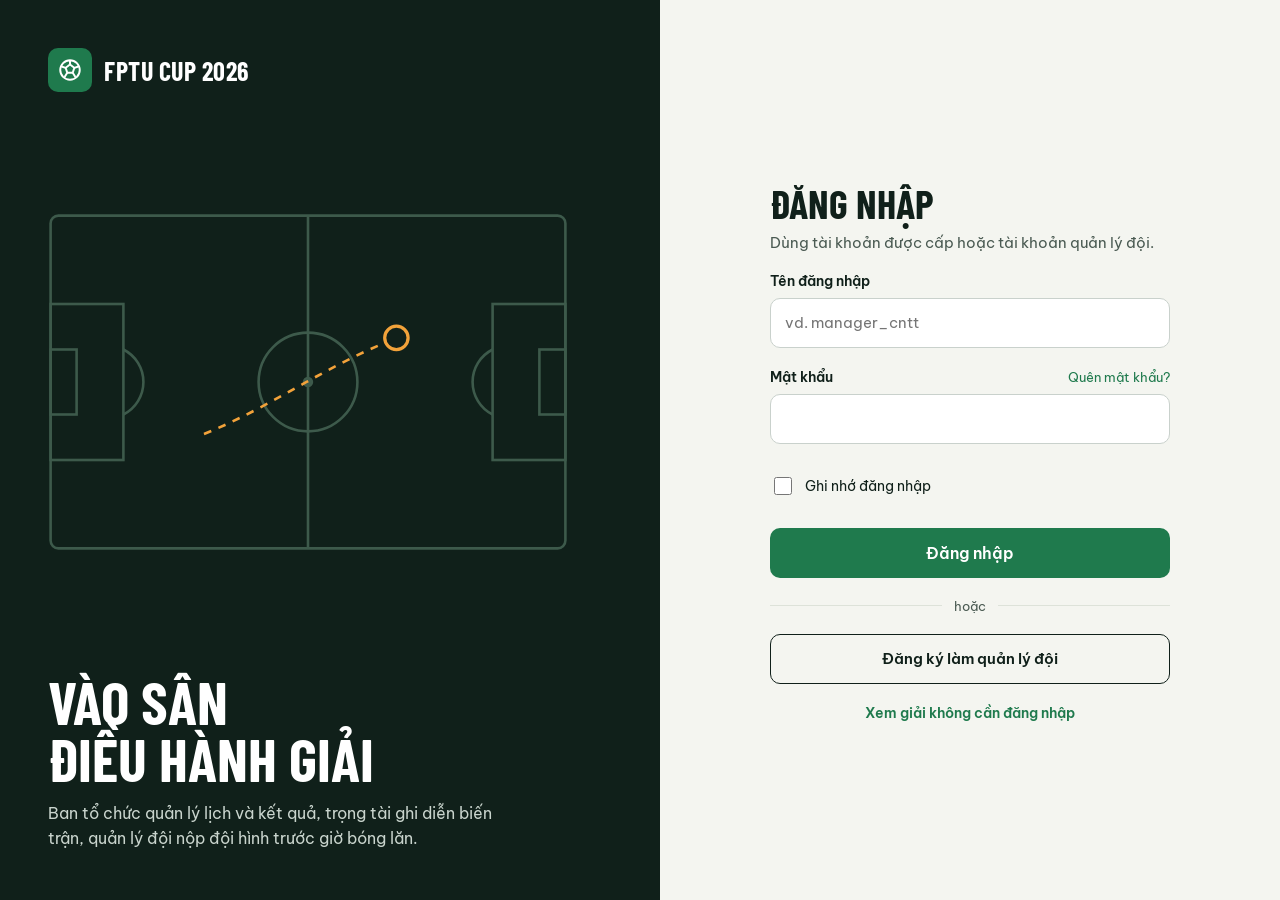
<file: fptu_cup_kit/design/login.html>
<!doctype html>
<html lang="vi">
<head>
<meta charset="utf-8">
<meta name="viewport" content="width=device-width, initial-scale=1">
<title>Đăng nhập – FPTU Cup 2026</title>
<link rel="preconnect" href="https://fonts.googleapis.com">
<link href="https://fonts.googleapis.com/css2?family=Barlow+Condensed:wght@600;700&amp;family=Be+Vietnam+Pro:wght@400;500;600;700&amp;display=swap" rel="stylesheet">
<style>
body{margin:0;background:#F4F5F0;}
a{color:#1F7A4D;text-decoration:none}a:hover{color:#145637;text-decoration:underline}
</style>
</head>
<body>
<div style="min-height: 100vh; display: flex; flex-wrap: wrap; background: #F4F5F0; color: #10201A; font-family: 'Be Vietnam Pro', sans-serif;">

<section style="flex: 1 1 520px; background: #10201A; color: #FFFFFF; padding: 48px; box-sizing: border-box; display: flex; flex-direction: column; justify-content: space-between; gap: 40px; min-height: 560px;">
<a href="index.html" style="display: flex; align-items: center; gap: 12px; color: #FFFFFF; text-decoration: none;">
<span style="width: 44px; height: 44px; border-radius: 10px; background: #1F7A4D; display: flex; align-items: center; justify-content: center;">
<svg width="26" height="26" viewBox="0 0 24 24" fill="none" stroke="#FFFFFF" stroke-width="1.8" aria-hidden="true"><circle cx="12" cy="12" r="9"></circle><path d="M12 7l4 3-1.5 4.5h-5L8 10z"></path><path d="M12 3v4M16 10l4.5-1.5M14.5 14.5l2.5 4M9.5 14.5l-2.5 4M8 10L3.5 8.5"></path></svg>
</span>
<span style="font-family: 'Barlow Condensed', sans-serif; font-size: 26px; font-weight: 700; letter-spacing: .02em;">FPTU CUP 2026</span>
</a>

<svg viewBox="0 0 400 260" width="100%" style="max-width: 520px;" fill="none" stroke="#3D5A4B" stroke-width="2" aria-hidden="true">
<rect x="2" y="2" width="396" height="256" rx="6"></rect>
<line x1="200" y1="2" x2="200" y2="258"></line>
<circle cx="200" cy="130" r="38"></circle>
<circle cx="200" cy="130" r="3" fill="#3D5A4B"></circle>
<rect x="2" y="70" width="56" height="120"></rect>
<rect x="342" y="70" width="56" height="120"></rect>
<rect x="2" y="105" width="20" height="50"></rect>
<rect x="378" y="105" width="20" height="50"></rect>
<path d="M58 105a28 28 0 010 50M342 105a28 28 0 000 50"></path>
<circle cx="268" cy="96" r="9" stroke="#F2A23A" stroke-width="2.5"></circle>
<path d="M120 170 C170 150 210 120 259 100" stroke="#F2A23A" stroke-dasharray="6 6"></path>
</svg>

<div style="display: flex; flex-direction: column; gap: 14px;">
<h1 style="margin: 0; font-family: 'Barlow Condensed', sans-serif; font-weight: 700; font-size: 60px; line-height: .95; text-transform: uppercase;">Vào sân<br>điều hành giải</h1>
<p style="margin: 0; font-size: 16px; line-height: 1.6; color: #C9D4CD; max-width: 460px;">Ban tổ chức quản lý lịch và kết quả, trọng tài ghi diễn biến trận, quản lý đội nộp đội hình trước giờ bóng lăn.</p>
</div>
</section>

<section style="flex: 1 1 480px; padding: 48px; box-sizing: border-box; display: flex; align-items: center; justify-content: center;">
<form onsubmit="return false" style="width: 100%; max-width: 400px; display: flex; flex-direction: column; gap: 20px;">
<div style="display: flex; flex-direction: column; gap: 6px;">
<h2 style="margin: 0; font-family: 'Barlow Condensed', sans-serif; font-size: 40px; font-weight: 700; text-transform: uppercase;">Đăng nhập</h2>
<p style="margin: 0; font-size: 15px; color: #4A5A52;">Dùng tài khoản được cấp hoặc tài khoản quản lý đội.</p>
</div>
<div style="display: flex; flex-direction: column; gap: 8px;">
<label for="u" style="font-size: 14px; font-weight: 600;">Tên đăng nhập</label>
<input id="u" name="username" autocomplete="username" placeholder="vd. manager_cntt" style="min-height: 48px; padding: 0 14px; border: 1px solid #C9D1CC; border-radius: 10px; font: inherit; font-size: 15px; background: #FFFFFF; color: #10201A;">
</div>
<div style="display: flex; flex-direction: column; gap: 8px;">
<div style="display: flex; justify-content: space-between; align-items: baseline;"><label for="p" style="font-size: 14px; font-weight: 600;">Mật khẩu</label><a href="#" style="font-size: 13px;">Quên mật khẩu?</a></div>
<input id="p" name="password" type="password" autocomplete="current-password" style="min-height: 48px; padding: 0 14px; border: 1px solid #C9D1CC; border-radius: 10px; font: inherit; font-size: 15px; background: #FFFFFF; color: #10201A;">
</div>
<label style="display: flex; align-items: center; gap: 10px; font-size: 14px; min-height: 44px;"><input type="checkbox" style="width: 18px; height: 18px; accent-color: #1F7A4D;">Ghi nhớ đăng nhập</label>
<button type="submit" style="min-height: 50px; border: 0; border-radius: 10px; background: #1F7A4D; color: #FFFFFF; font: inherit; font-size: 16px; font-weight: 600;">Đăng nhập</button>

<div style="display: flex; align-items: center; gap: 12px; font-size: 13px; color: #4A5A52;"><span style="flex: 1 1 auto; height: 1px; background: #DDE2D9;"></span>hoặc<span style="flex: 1 1 auto; height: 1px; background: #DDE2D9;"></span></div>
<a href="#" style="display: flex; justify-content: center; align-items: center; min-height: 48px; border-radius: 10px; border: 1px solid #10201A; color: #10201A; font-weight: 600; font-size: 15px; text-decoration: none;">Đăng ký làm quản lý đội</a>
<a href="index.html" style="text-align: center; font-size: 14px; font-weight: 600;">Xem giải không cần đăng nhập</a>
</form>
</section>
</div>
</body>
</html>
</file>
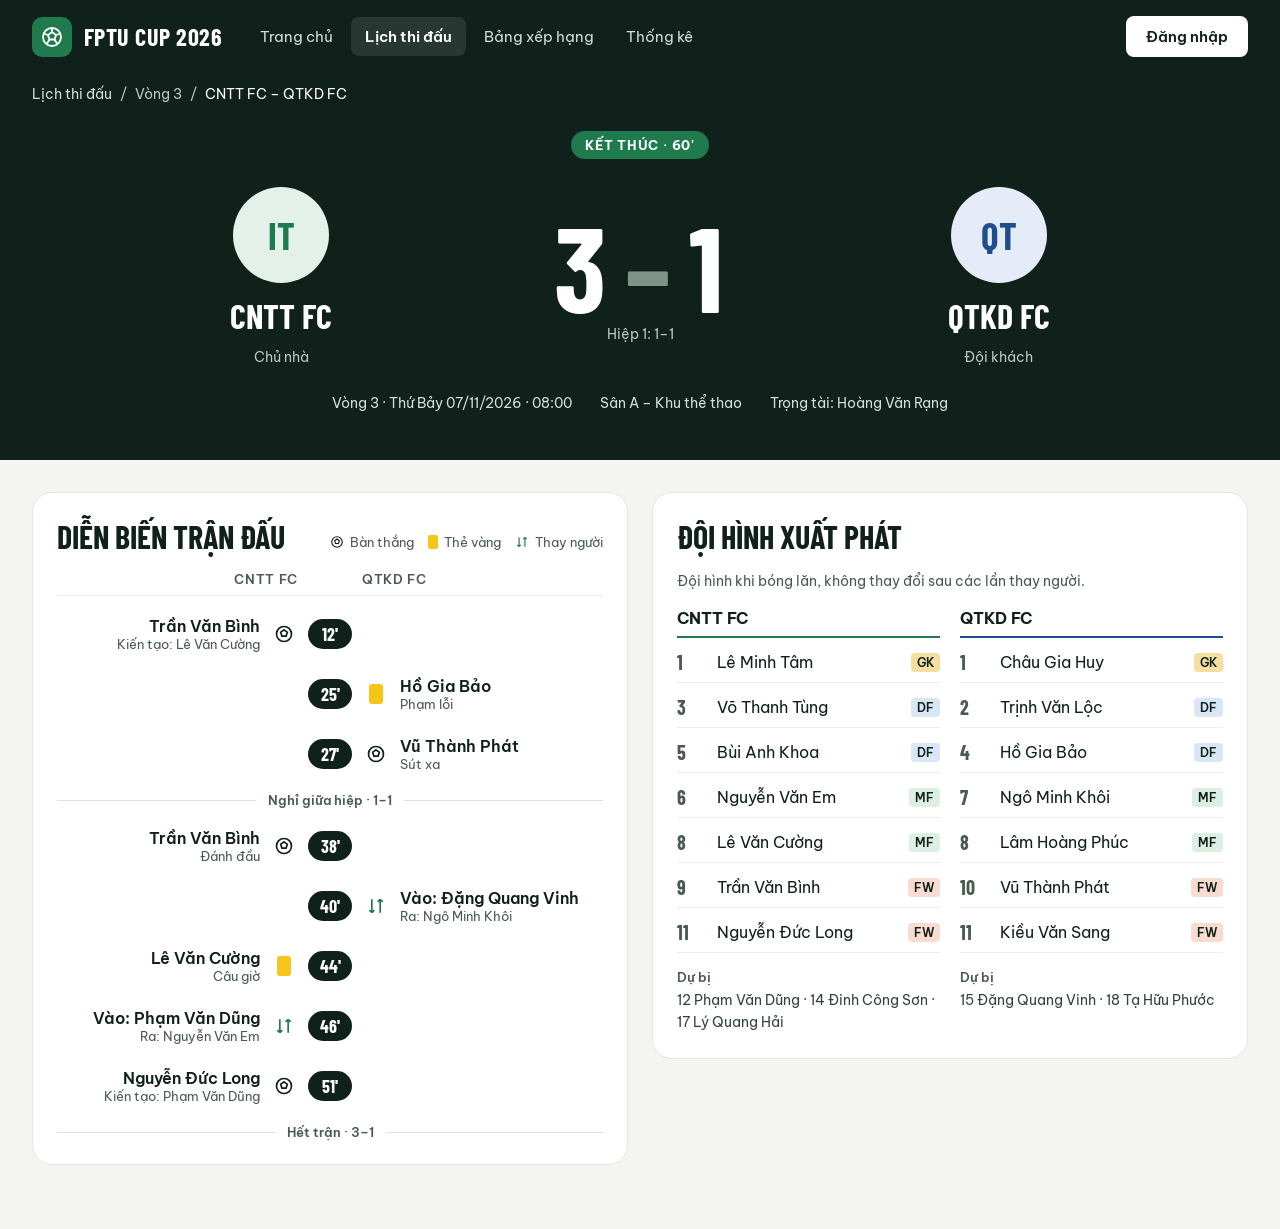
<file: fptu_cup_kit/design/match-detail.html>
<!doctype html>
<html lang="vi">
<head>
<meta charset="utf-8">
<meta name="viewport" content="width=device-width, initial-scale=1">
<title>Chi tiết trận – CNTT FC 3–1 QTKD FC</title>
<link rel="preconnect" href="https://fonts.googleapis.com">
<link href="https://fonts.googleapis.com/css2?family=Barlow+Condensed:wght@600;700&amp;family=Be+Vietnam+Pro:wght@400;500;600;700&amp;display=swap" rel="stylesheet">
<style>
body{margin:0;background:#F4F5F0;}
a{color:#1F7A4D;text-decoration:none}a:hover{color:#145637;text-decoration:underline}
</style>
</head>
<body>
<div style="min-height: 100vh; background: #F4F5F0; color: #10201A; font-family: 'Be Vietnam Pro', sans-serif;">

<header style="background: #10201A; color: #FFFFFF;">
<div style="max-width: 1240px; margin: 0 auto; padding: 16px 32px; display: flex; flex-wrap: wrap; align-items: center; gap: 24px;">
<a href="index.html" style="display: flex; align-items: center; gap: 12px; color: #FFFFFF; text-decoration: none;">
<span style="width: 40px; height: 40px; border-radius: 10px; background: #1F7A4D; display: flex; align-items: center; justify-content: center;">
<svg width="24" height="24" viewBox="0 0 24 24" fill="none" stroke="#FFFFFF" stroke-width="1.8" aria-hidden="true"><circle cx="12" cy="12" r="9"></circle><path d="M12 7l4 3-1.5 4.5h-5L8 10z"></path><path d="M12 3v4M16 10l4.5-1.5M14.5 14.5l2.5 4M9.5 14.5l-2.5 4M8 10L3.5 8.5"></path></svg>
</span>
<span style="font-family: 'Barlow Condensed', sans-serif; font-size: 24px; font-weight: 700; letter-spacing: .02em;">FPTU CUP 2026</span>
</a>
<nav aria-label="Điều hướng chính" style="display: flex; flex-wrap: wrap; gap: 4px; flex: 1 1 auto;">
<a href="index.html" style="padding: 10px 14px; border-radius: 8px; color: #D5DED8; font-size: 15px; text-decoration: none;">Trang chủ</a>
<a href="index.html" style="padding: 10px 14px; border-radius: 8px; background: rgba(255,255,255,.1); color: #FFFFFF; font-size: 15px; font-weight: 600; text-decoration: none;">Lịch thi đấu</a>
<a href="index.html" style="padding: 10px 14px; border-radius: 8px; color: #D5DED8; font-size: 15px; text-decoration: none;">Bảng xếp hạng</a>
<a href="index.html" style="padding: 10px 14px; border-radius: 8px; color: #D5DED8; font-size: 15px; text-decoration: none;">Thống kê</a>
</nav>
<a href="login.html" style="padding: 11px 20px; border-radius: 8px; background: #FFFFFF; color: #10201A; font-size: 15px; font-weight: 600; text-decoration: none;">Đăng nhập</a>
</div>
</header>

<section style="background: #10201A; color: #FFFFFF; padding: 12px 0 48px;">
<div style="max-width: 1240px; margin: 0 auto; padding: 0 32px; display: flex; flex-direction: column; gap: 28px;">
<nav aria-label="Đường dẫn" style="font-size: 14px; color: #B9C7BF; display: flex; gap: 8px; flex-wrap: wrap;">
<a href="index.html" style="color: #D5DED8;">Lịch thi đấu</a><span aria-hidden="true">/</span><span>Vòng 3</span><span aria-hidden="true">/</span><span style="color: #FFFFFF;">CNTT FC – QTKD FC</span>
</nav>
<div style="display: flex; justify-content: center;">
<span style="padding: 6px 14px; border-radius: 999px; background: #1F7A4D; font-size: 13px; font-weight: 700; letter-spacing: .06em; text-transform: uppercase;">Kết thúc · 60'</span>
</div>
<div style="display: grid; grid-template-columns: minmax(0, 1fr) auto minmax(0, 1fr); align-items: center; gap: 24px;">
<div style="display: flex; flex-direction: column; align-items: center; gap: 12px; text-align: center;">
<span style="width: 96px; height: 96px; border-radius: 50%; background: #E3F1E8; color: #1F7A4D; display: flex; align-items: center; justify-content: center; font-family: 'Barlow Condensed', sans-serif; font-size: 38px; font-weight: 700;">IT</span>
<span style="font-family: 'Barlow Condensed', sans-serif; font-size: 34px; font-weight: 700; text-transform: uppercase;">CNTT FC</span>
<span style="font-size: 14px; color: #B9C7BF;">Chủ nhà</span>
</div>
<div style="display: flex; flex-direction: column; align-items: center; gap: 6px;">
<span style="font-family: 'Barlow Condensed', sans-serif; font-size: 120px; font-weight: 700; line-height: .9; letter-spacing: .02em;">3<span style="color: #7F9488; padding: 0 16px;">–</span>1</span>
<span style="font-size: 14px; color: #B9C7BF;">Hiệp 1: 1–1</span>
</div>
<div style="display: flex; flex-direction: column; align-items: center; gap: 12px; text-align: center;">
<span style="width: 96px; height: 96px; border-radius: 50%; background: #E6ECF7; color: #1D4F8F; display: flex; align-items: center; justify-content: center; font-family: 'Barlow Condensed', sans-serif; font-size: 38px; font-weight: 700;">QT</span>
<span style="font-family: 'Barlow Condensed', sans-serif; font-size: 34px; font-weight: 700; text-transform: uppercase;">QTKD FC</span>
<span style="font-size: 14px; color: #B9C7BF;">Đội khách</span>
</div>
</div>
<div style="display: flex; flex-wrap: wrap; justify-content: center; gap: 10px 28px; font-size: 14px; color: #D5DED8;">
<span>Vòng 3 · Thứ Bảy 07/11/2026 · 08:00</span>
<span>Sân A – Khu thể thao</span>
<span>Trọng tài: Hoàng Văn Rạng</span>
</div>
</div>
</section>

<main style="max-width: 1240px; margin: 0 auto; padding: 32px 32px 64px; display: flex; flex-wrap: wrap; gap: 24px; align-items: flex-start;">

<section style="flex: 1 1 520px; min-width: 0; background: #FFFFFF; border: 1px solid #E3E7DF; border-radius: 20px; padding: 24px; display: flex; flex-direction: column; gap: 16px;">
<div style="display: flex; justify-content: space-between; align-items: baseline; flex-wrap: wrap; gap: 8px;">
<h2 style="margin: 0; font-family: 'Barlow Condensed', sans-serif; font-size: 32px; font-weight: 700; text-transform: uppercase;">Diễn biến trận đấu</h2>
<div style="display: flex; gap: 14px; font-size: 13px; color: #4A5A52; flex-wrap: wrap;">
<span style="display: inline-flex; align-items: center; gap: 6px;"><svg width="14" height="14" viewBox="0 0 24 24" fill="none" stroke="#10201A" stroke-width="2" aria-hidden="true"><circle cx="12" cy="12" r="9"></circle><path d="M12 7l4 3-1.5 4.5h-5L8 10z"></path></svg>Bàn thắng</span>
<span style="display: inline-flex; align-items: center; gap: 6px;"><span aria-hidden="true" style="width: 10px; height: 14px; border-radius: 2px; background: #F5C518;"></span>Thẻ vàng</span>
<span style="display: inline-flex; align-items: center; gap: 6px;"><svg width="14" height="14" viewBox="0 0 24 24" fill="none" stroke="#1F7A4D" stroke-width="2" aria-hidden="true"><path d="M7 4v16M7 20l-3-3M7 20l3-3M17 20V4M17 4l-3 3M17 4l3 3"></path></svg>Thay người</span>
</div>
</div>
<div style="display: grid; grid-template-columns: minmax(0, 1fr) 64px minmax(0, 1fr); font-size: 13px; font-weight: 600; color: #4A5A52; text-transform: uppercase; letter-spacing: .05em; padding-bottom: 8px; border-bottom: 1px solid #ECEFE8;">
<span style="text-align: right;">CNTT FC</span><span></span><span>QTKD FC</span>
</div>



<div style="display: grid; grid-template-columns: minmax(0, 1fr) 64px minmax(0, 1fr); align-items: center; min-height: 44px;">
<div style="display: flex; justify-content: flex-end; align-items: center; gap: 10px; text-align: right;">

<span style="display: flex; flex-direction: column;"><span style="font-weight: 600;">Trần Văn Bình</span><span style="font-size: 13px; color: #4A5A52;">Kiến tạo: Lê Văn Cường</span></span>
<span style="width: 28px; height: 28px; display: inline-flex; align-items: center; justify-content: center;">
<svg width="20" height="20" viewBox="0 0 24 24" fill="none" stroke="#10201A" stroke-width="2" aria-label="Bàn thắng" role="img"><circle cx="12" cy="12" r="9"></circle><path d="M12 7l4 3-1.5 4.5h-5L8 10z"></path></svg>


</span>

</div>
<span style="justify-self: center; min-width: 44px; padding: 4px 0; border-radius: 999px; background: #10201A; color: #FFFFFF; text-align: center; font-family: 'Barlow Condensed', sans-serif; font-size: 18px; font-weight: 700;">12'</span>
<div style="display: flex; align-items: center; gap: 10px;">

</div>
</div>




<div style="display: grid; grid-template-columns: minmax(0, 1fr) 64px minmax(0, 1fr); align-items: center; min-height: 44px;">
<div style="display: flex; justify-content: flex-end; align-items: center; gap: 10px; text-align: right;">

</div>
<span style="justify-self: center; min-width: 44px; padding: 4px 0; border-radius: 999px; background: #10201A; color: #FFFFFF; text-align: center; font-family: 'Barlow Condensed', sans-serif; font-size: 18px; font-weight: 700;">25'</span>
<div style="display: flex; align-items: center; gap: 10px;">

<span style="width: 28px; height: 28px; display: inline-flex; align-items: center; justify-content: center;">

<span role="img" aria-label="Thẻ vàng" style="width: 14px; height: 20px; border-radius: 3px; background: #F5C518;"></span>

</span>
<span style="display: flex; flex-direction: column;"><span style="font-weight: 600;">Hồ Gia Bảo</span><span style="font-size: 13px; color: #4A5A52;">Phạm lỗi</span></span>

</div>
</div>




<div style="display: grid; grid-template-columns: minmax(0, 1fr) 64px minmax(0, 1fr); align-items: center; min-height: 44px;">
<div style="display: flex; justify-content: flex-end; align-items: center; gap: 10px; text-align: right;">

</div>
<span style="justify-self: center; min-width: 44px; padding: 4px 0; border-radius: 999px; background: #10201A; color: #FFFFFF; text-align: center; font-family: 'Barlow Condensed', sans-serif; font-size: 18px; font-weight: 700;">27'</span>
<div style="display: flex; align-items: center; gap: 10px;">

<span style="width: 28px; height: 28px; display: inline-flex; align-items: center; justify-content: center;">
<svg width="20" height="20" viewBox="0 0 24 24" fill="none" stroke="#10201A" stroke-width="2" aria-label="Bàn thắng" role="img"><circle cx="12" cy="12" r="9"></circle><path d="M12 7l4 3-1.5 4.5h-5L8 10z"></path></svg>


</span>
<span style="display: flex; flex-direction: column;"><span style="font-weight: 600;">Vũ Thành Phát</span><span style="font-size: 13px; color: #4A5A52;">Sút xa</span></span>

</div>
</div>



<div style="display: flex; align-items: center; gap: 12px; font-size: 13px; font-weight: 600; color: #4A5A52;"><span style="flex: 1 1 auto; height: 1px; background: #DDE2D9;"></span>Nghỉ giữa hiệp · 1–1<span style="flex: 1 1 auto; height: 1px; background: #DDE2D9;"></span></div>





<div style="display: grid; grid-template-columns: minmax(0, 1fr) 64px minmax(0, 1fr); align-items: center; min-height: 44px;">
<div style="display: flex; justify-content: flex-end; align-items: center; gap: 10px; text-align: right;">

<span style="display: flex; flex-direction: column;"><span style="font-weight: 600;">Trần Văn Bình</span><span style="font-size: 13px; color: #4A5A52;">Đánh đầu</span></span>
<span style="width: 28px; height: 28px; display: inline-flex; align-items: center; justify-content: center;">
<svg width="20" height="20" viewBox="0 0 24 24" fill="none" stroke="#10201A" stroke-width="2" aria-label="Bàn thắng" role="img"><circle cx="12" cy="12" r="9"></circle><path d="M12 7l4 3-1.5 4.5h-5L8 10z"></path></svg>


</span>

</div>
<span style="justify-self: center; min-width: 44px; padding: 4px 0; border-radius: 999px; background: #10201A; color: #FFFFFF; text-align: center; font-family: 'Barlow Condensed', sans-serif; font-size: 18px; font-weight: 700;">38'</span>
<div style="display: flex; align-items: center; gap: 10px;">

</div>
</div>




<div style="display: grid; grid-template-columns: minmax(0, 1fr) 64px minmax(0, 1fr); align-items: center; min-height: 44px;">
<div style="display: flex; justify-content: flex-end; align-items: center; gap: 10px; text-align: right;">

</div>
<span style="justify-self: center; min-width: 44px; padding: 4px 0; border-radius: 999px; background: #10201A; color: #FFFFFF; text-align: center; font-family: 'Barlow Condensed', sans-serif; font-size: 18px; font-weight: 700;">40'</span>
<div style="display: flex; align-items: center; gap: 10px;">

<span style="width: 28px; height: 28px; display: inline-flex; align-items: center; justify-content: center;">


<svg width="20" height="20" viewBox="0 0 24 24" fill="none" stroke="#1F7A4D" stroke-width="2" aria-label="Thay người" role="img"><path d="M7 4v16M7 20l-3-3M7 20l3-3M17 20V4M17 4l-3 3M17 4l3 3"></path></svg>
</span>
<span style="display: flex; flex-direction: column;"><span style="font-weight: 600;">Vào: Đặng Quang Vinh</span><span style="font-size: 13px; color: #4A5A52;">Ra: Ngô Minh Khôi</span></span>

</div>
</div>




<div style="display: grid; grid-template-columns: minmax(0, 1fr) 64px minmax(0, 1fr); align-items: center; min-height: 44px;">
<div style="display: flex; justify-content: flex-end; align-items: center; gap: 10px; text-align: right;">

<span style="display: flex; flex-direction: column;"><span style="font-weight: 600;">Lê Văn Cường</span><span style="font-size: 13px; color: #4A5A52;">Câu giờ</span></span>
<span style="width: 28px; height: 28px; display: inline-flex; align-items: center; justify-content: center;">

<span role="img" aria-label="Thẻ vàng" style="width: 14px; height: 20px; border-radius: 3px; background: #F5C518;"></span>

</span>

</div>
<span style="justify-self: center; min-width: 44px; padding: 4px 0; border-radius: 999px; background: #10201A; color: #FFFFFF; text-align: center; font-family: 'Barlow Condensed', sans-serif; font-size: 18px; font-weight: 700;">44'</span>
<div style="display: flex; align-items: center; gap: 10px;">

</div>
</div>




<div style="display: grid; grid-template-columns: minmax(0, 1fr) 64px minmax(0, 1fr); align-items: center; min-height: 44px;">
<div style="display: flex; justify-content: flex-end; align-items: center; gap: 10px; text-align: right;">

<span style="display: flex; flex-direction: column;"><span style="font-weight: 600;">Vào: Phạm Văn Dũng</span><span style="font-size: 13px; color: #4A5A52;">Ra: Nguyễn Văn Em</span></span>
<span style="width: 28px; height: 28px; display: inline-flex; align-items: center; justify-content: center;">


<svg width="20" height="20" viewBox="0 0 24 24" fill="none" stroke="#1F7A4D" stroke-width="2" aria-label="Thay người" role="img"><path d="M7 4v16M7 20l-3-3M7 20l3-3M17 20V4M17 4l-3 3M17 4l3 3"></path></svg>
</span>

</div>
<span style="justify-self: center; min-width: 44px; padding: 4px 0; border-radius: 999px; background: #10201A; color: #FFFFFF; text-align: center; font-family: 'Barlow Condensed', sans-serif; font-size: 18px; font-weight: 700;">46'</span>
<div style="display: flex; align-items: center; gap: 10px;">

</div>
</div>




<div style="display: grid; grid-template-columns: minmax(0, 1fr) 64px minmax(0, 1fr); align-items: center; min-height: 44px;">
<div style="display: flex; justify-content: flex-end; align-items: center; gap: 10px; text-align: right;">

<span style="display: flex; flex-direction: column;"><span style="font-weight: 600;">Nguyễn Đức Long</span><span style="font-size: 13px; color: #4A5A52;">Kiến tạo: Phạm Văn Dũng</span></span>
<span style="width: 28px; height: 28px; display: inline-flex; align-items: center; justify-content: center;">
<svg width="20" height="20" viewBox="0 0 24 24" fill="none" stroke="#10201A" stroke-width="2" aria-label="Bàn thắng" role="img"><circle cx="12" cy="12" r="9"></circle><path d="M12 7l4 3-1.5 4.5h-5L8 10z"></path></svg>


</span>

</div>
<span style="justify-self: center; min-width: 44px; padding: 4px 0; border-radius: 999px; background: #10201A; color: #FFFFFF; text-align: center; font-family: 'Barlow Condensed', sans-serif; font-size: 18px; font-weight: 700;">51'</span>
<div style="display: flex; align-items: center; gap: 10px;">

</div>
</div>


<div style="display: flex; align-items: center; gap: 12px; font-size: 13px; font-weight: 600; color: #4A5A52;"><span style="flex: 1 1 auto; height: 1px; background: #DDE2D9;"></span>Hết trận · 3–1<span style="flex: 1 1 auto; height: 1px; background: #DDE2D9;"></span></div>
</section>

<section style="flex: 1 1 520px; min-width: 0; background: #FFFFFF; border: 1px solid #E3E7DF; border-radius: 20px; padding: 24px; display: flex; flex-direction: column; gap: 16px;">
<h2 style="margin: 0; font-family: 'Barlow Condensed', sans-serif; font-size: 32px; font-weight: 700; text-transform: uppercase;">Đội hình xuất phát</h2>
<p style="margin: 0; font-size: 14px; color: #4A5A52; line-height: 1.5;">Đội hình khi bóng lăn, không thay đổi sau các lần thay người.</p>
<div style="display: flex; flex-wrap: wrap; gap: 20px;">
<div style="flex: 1 1 220px; display: flex; flex-direction: column; gap: 4px;">
<span style="font-weight: 700; padding-bottom: 8px; border-bottom: 2px solid #1F7A4D;">CNTT FC</span>

<div style="display: flex; align-items: center; gap: 10px; min-height: 40px; border-bottom: 1px solid #ECEFE8;">
<span style="width: 30px; font-family: 'Barlow Condensed', sans-serif; font-size: 20px; font-weight: 700; color: #4A5A52;">1</span>
<span style="flex: 1 1 auto;">Lê Minh Tâm</span>
<span style="font-size: 12px; font-weight: 600; padding: 2px 6px; border-radius: 4px; background: #F5DFA0; color: #10201A;">GK</span>
</div>

<div style="display: flex; align-items: center; gap: 10px; min-height: 40px; border-bottom: 1px solid #ECEFE8;">
<span style="width: 30px; font-family: 'Barlow Condensed', sans-serif; font-size: 20px; font-weight: 700; color: #4A5A52;">3</span>
<span style="flex: 1 1 auto;">Võ Thanh Tùng</span>
<span style="font-size: 12px; font-weight: 600; padding: 2px 6px; border-radius: 4px; background: #D8E6F5; color: #10201A;">DF</span>
</div>

<div style="display: flex; align-items: center; gap: 10px; min-height: 40px; border-bottom: 1px solid #ECEFE8;">
<span style="width: 30px; font-family: 'Barlow Condensed', sans-serif; font-size: 20px; font-weight: 700; color: #4A5A52;">5</span>
<span style="flex: 1 1 auto;">Bùi Anh Khoa</span>
<span style="font-size: 12px; font-weight: 600; padding: 2px 6px; border-radius: 4px; background: #D8E6F5; color: #10201A;">DF</span>
</div>

<div style="display: flex; align-items: center; gap: 10px; min-height: 40px; border-bottom: 1px solid #ECEFE8;">
<span style="width: 30px; font-family: 'Barlow Condensed', sans-serif; font-size: 20px; font-weight: 700; color: #4A5A52;">6</span>
<span style="flex: 1 1 auto;">Nguyễn Văn Em</span>
<span style="font-size: 12px; font-weight: 600; padding: 2px 6px; border-radius: 4px; background: #DDEFE3; color: #10201A;">MF</span>
</div>

<div style="display: flex; align-items: center; gap: 10px; min-height: 40px; border-bottom: 1px solid #ECEFE8;">
<span style="width: 30px; font-family: 'Barlow Condensed', sans-serif; font-size: 20px; font-weight: 700; color: #4A5A52;">8</span>
<span style="flex: 1 1 auto;">Lê Văn Cường</span>
<span style="font-size: 12px; font-weight: 600; padding: 2px 6px; border-radius: 4px; background: #DDEFE3; color: #10201A;">MF</span>
</div>

<div style="display: flex; align-items: center; gap: 10px; min-height: 40px; border-bottom: 1px solid #ECEFE8;">
<span style="width: 30px; font-family: 'Barlow Condensed', sans-serif; font-size: 20px; font-weight: 700; color: #4A5A52;">9</span>
<span style="flex: 1 1 auto;">Trần Văn Bình</span>
<span style="font-size: 12px; font-weight: 600; padding: 2px 6px; border-radius: 4px; background: #F8DCD0; color: #10201A;">FW</span>
</div>

<div style="display: flex; align-items: center; gap: 10px; min-height: 40px; border-bottom: 1px solid #ECEFE8;">
<span style="width: 30px; font-family: 'Barlow Condensed', sans-serif; font-size: 20px; font-weight: 700; color: #4A5A52;">11</span>
<span style="flex: 1 1 auto;">Nguyễn Đức Long</span>
<span style="font-size: 12px; font-weight: 600; padding: 2px 6px; border-radius: 4px; background: #F8DCD0; color: #10201A;">FW</span>
</div>

<span style="font-size: 13px; font-weight: 600; color: #4A5A52; padding-top: 12px;">Dự bị</span>
<span style="font-size: 14px; line-height: 1.6; color: #33433B;">12 Phạm Văn Dũng · 14 Đinh Công Sơn · 17 Lý Quang Hải</span>
</div>
<div style="flex: 1 1 220px; display: flex; flex-direction: column; gap: 4px;">
<span style="font-weight: 700; padding-bottom: 8px; border-bottom: 2px solid #1D4F8F;">QTKD FC</span>

<div style="display: flex; align-items: center; gap: 10px; min-height: 40px; border-bottom: 1px solid #ECEFE8;">
<span style="width: 30px; font-family: 'Barlow Condensed', sans-serif; font-size: 20px; font-weight: 700; color: #4A5A52;">1</span>
<span style="flex: 1 1 auto;">Châu Gia Huy</span>
<span style="font-size: 12px; font-weight: 600; padding: 2px 6px; border-radius: 4px; background: #F5DFA0; color: #10201A;">GK</span>
</div>

<div style="display: flex; align-items: center; gap: 10px; min-height: 40px; border-bottom: 1px solid #ECEFE8;">
<span style="width: 30px; font-family: 'Barlow Condensed', sans-serif; font-size: 20px; font-weight: 700; color: #4A5A52;">2</span>
<span style="flex: 1 1 auto;">Trịnh Văn Lộc</span>
<span style="font-size: 12px; font-weight: 600; padding: 2px 6px; border-radius: 4px; background: #D8E6F5; color: #10201A;">DF</span>
</div>

<div style="display: flex; align-items: center; gap: 10px; min-height: 40px; border-bottom: 1px solid #ECEFE8;">
<span style="width: 30px; font-family: 'Barlow Condensed', sans-serif; font-size: 20px; font-weight: 700; color: #4A5A52;">4</span>
<span style="flex: 1 1 auto;">Hồ Gia Bảo</span>
<span style="font-size: 12px; font-weight: 600; padding: 2px 6px; border-radius: 4px; background: #D8E6F5; color: #10201A;">DF</span>
</div>

<div style="display: flex; align-items: center; gap: 10px; min-height: 40px; border-bottom: 1px solid #ECEFE8;">
<span style="width: 30px; font-family: 'Barlow Condensed', sans-serif; font-size: 20px; font-weight: 700; color: #4A5A52;">7</span>
<span style="flex: 1 1 auto;">Ngô Minh Khôi</span>
<span style="font-size: 12px; font-weight: 600; padding: 2px 6px; border-radius: 4px; background: #DDEFE3; color: #10201A;">MF</span>
</div>

<div style="display: flex; align-items: center; gap: 10px; min-height: 40px; border-bottom: 1px solid #ECEFE8;">
<span style="width: 30px; font-family: 'Barlow Condensed', sans-serif; font-size: 20px; font-weight: 700; color: #4A5A52;">8</span>
<span style="flex: 1 1 auto;">Lâm Hoàng Phúc</span>
<span style="font-size: 12px; font-weight: 600; padding: 2px 6px; border-radius: 4px; background: #DDEFE3; color: #10201A;">MF</span>
</div>

<div style="display: flex; align-items: center; gap: 10px; min-height: 40px; border-bottom: 1px solid #ECEFE8;">
<span style="width: 30px; font-family: 'Barlow Condensed', sans-serif; font-size: 20px; font-weight: 700; color: #4A5A52;">10</span>
<span style="flex: 1 1 auto;">Vũ Thành Phát</span>
<span style="font-size: 12px; font-weight: 600; padding: 2px 6px; border-radius: 4px; background: #F8DCD0; color: #10201A;">FW</span>
</div>

<div style="display: flex; align-items: center; gap: 10px; min-height: 40px; border-bottom: 1px solid #ECEFE8;">
<span style="width: 30px; font-family: 'Barlow Condensed', sans-serif; font-size: 20px; font-weight: 700; color: #4A5A52;">11</span>
<span style="flex: 1 1 auto;">Kiều Văn Sang</span>
<span style="font-size: 12px; font-weight: 600; padding: 2px 6px; border-radius: 4px; background: #F8DCD0; color: #10201A;">FW</span>
</div>

<span style="font-size: 13px; font-weight: 600; color: #4A5A52; padding-top: 12px;">Dự bị</span>
<span style="font-size: 14px; line-height: 1.6; color: #33433B;">15 Đặng Quang Vinh · 18 Tạ Hữu Phước</span>
</div>
</div>
</section>
</main>
</div>
</body>
</html>
</file>
